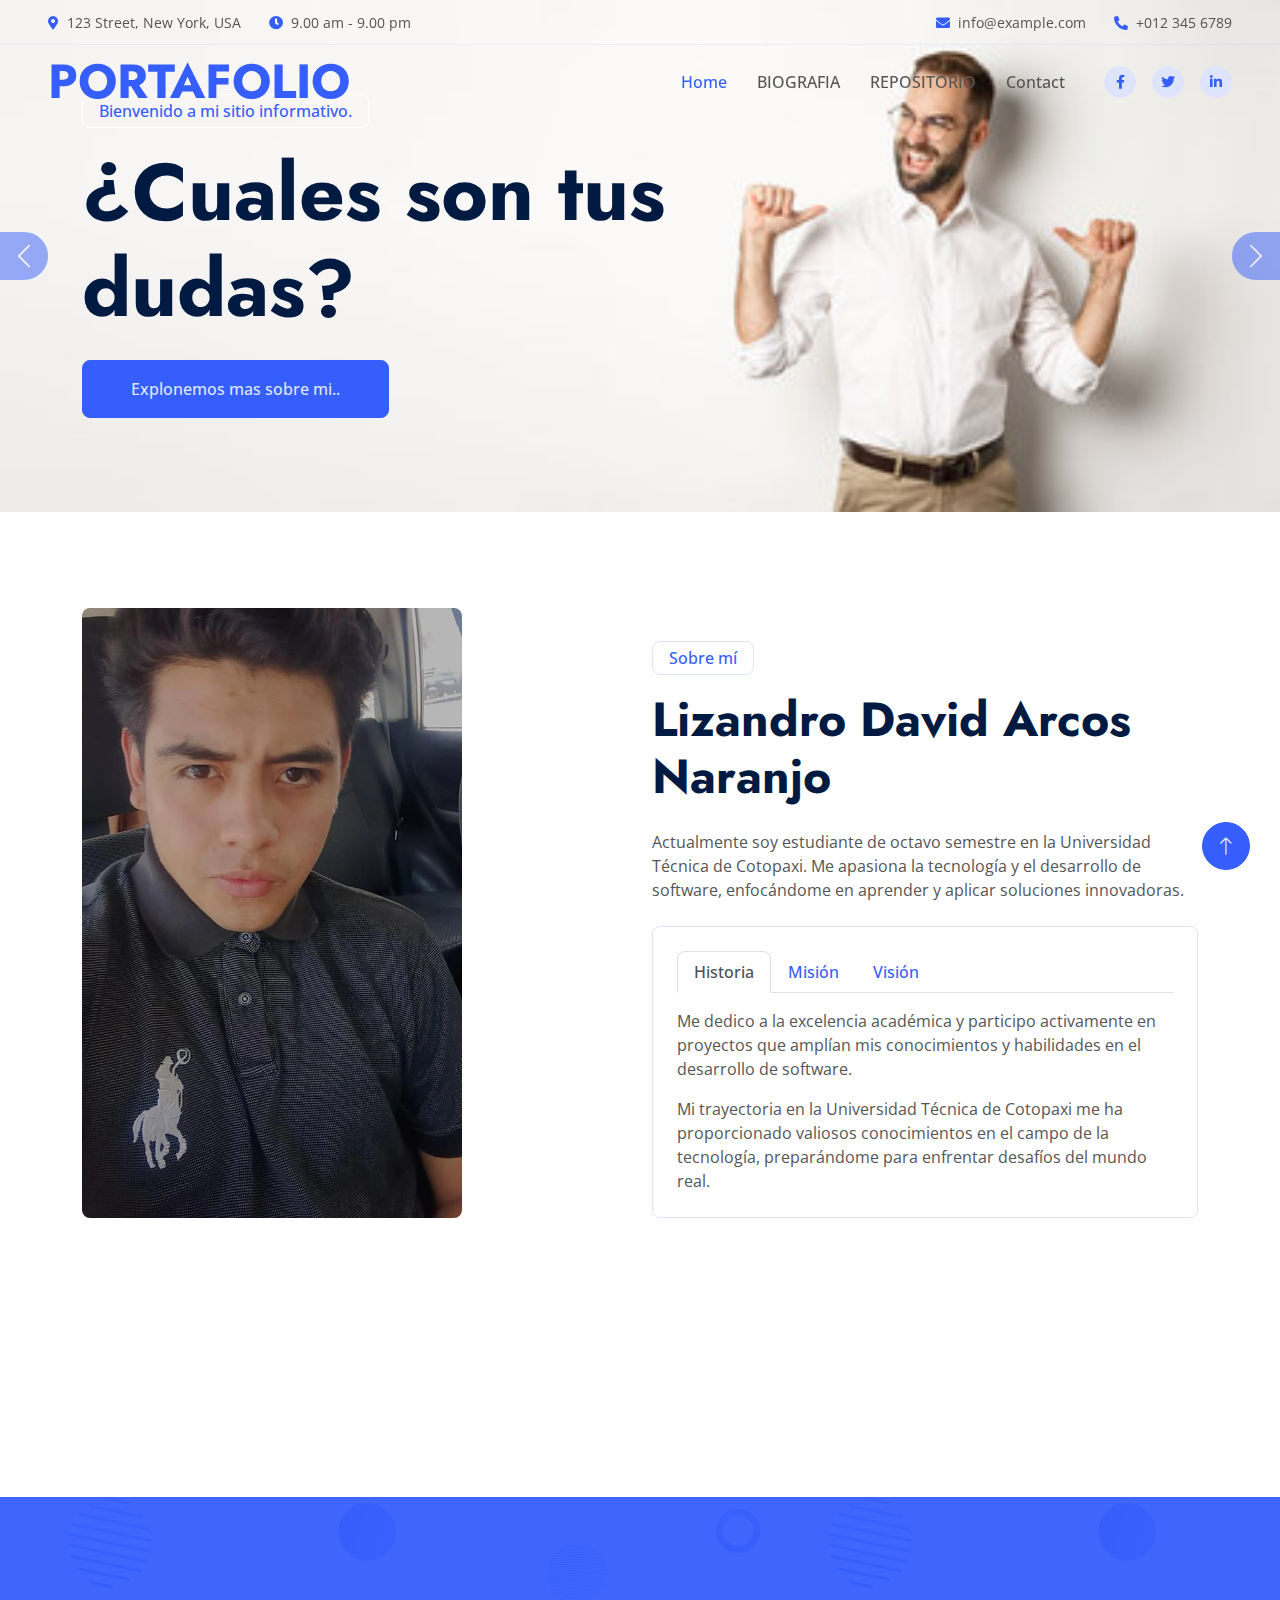
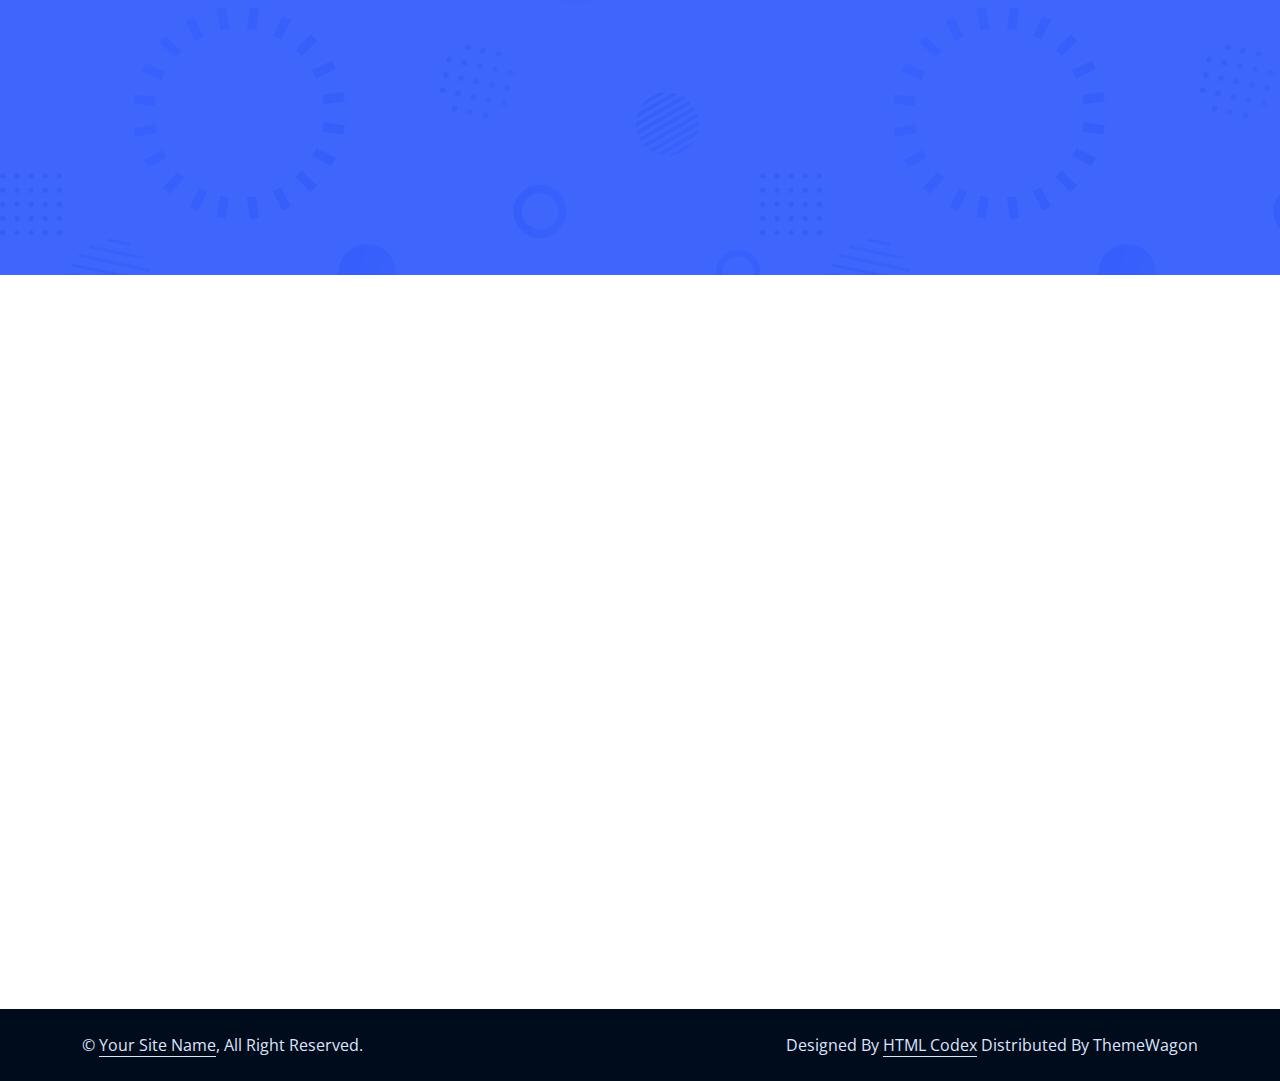
<file: index.html>
<!DOCTYPE html>
<html lang="en">

<head>
    <meta charset="utf-8">
    <title>Finanza - Financial Services Website Template</title>
    <meta content="width=device-width, initial-scale=1.0" name="viewport">
    <meta content="" name="keywords">
    <meta content="" name="description">

    <!-- Favicon -->
    <link href="img/favicon.ico" rel="icon">

    <!-- Google Web Fonts -->
    <link rel="preconnect" href="https://fonts.googleapis.com">
    <link rel="preconnect" href="https://fonts.gstatic.com" crossorigin>
    <link
        href="https://fonts.googleapis.com/css2?family=Jost:wght@500;600;700&family=Open+Sans:wght@400;500&display=swap"
        rel="stylesheet">

    <!-- Icon Font Stylesheet -->
    <link href="https://cdnjs.cloudflare.com/ajax/libs/font-awesome/5.10.0/css/all.min.css" rel="stylesheet">
    <link href="https://cdn.jsdelivr.net/npm/bootstrap-icons@1.4.1/font/bootstrap-icons.css" rel="stylesheet">

    <!-- Libraries Stylesheet -->
    <link href="lib/animate/animate.min.css" rel="stylesheet">
    <link href="lib/owlcarousel/assets/owl.carousel.min.css" rel="stylesheet">

    <!-- Customized Bootstrap Stylesheet -->
    <link href="css/bootstrap.min.css" rel="stylesheet">

    <!-- Template Stylesheet -->
    <link href="css/style.css" rel="stylesheet">
</head>

<body>
    <!-- Spinner Start -->
    <div id="spinner"
        class="show bg-white position-fixed translate-middle w-100 vh-100 top-50 start-50 d-flex align-items-center justify-content-center">
        <div class="spinner-border text-primary" role="status" style="width: 3rem; height: 3rem;"></div>
    </div>
    <!-- Spinner End -->


    <!-- Navbar Start -->
    <div class="container-fluid fixed-top px-0 wow fadeIn" data-wow-delay="0.1s">
        <div class="top-bar row gx-0 align-items-center d-none d-lg-flex">
            <div class="col-lg-6 px-5 text-start">
                <small><i class="fa fa-map-marker-alt text-primary me-2"></i>123 Street, New York, USA</small>
                <small class="ms-4"><i class="fa fa-clock text-primary me-2"></i>9.00 am - 9.00 pm</small>
            </div>
            <div class="col-lg-6 px-5 text-end">
                <small><i class="fa fa-envelope text-primary me-2"></i>info@example.com</small>
                <small class="ms-4"><i class="fa fa-phone-alt text-primary me-2"></i>+012 345 6789</small>
            </div>
        </div>

        <nav class="navbar navbar-expand-lg navbar-light py-lg-0 px-lg-5 wow fadeIn" data-wow-delay="0.1s">
            <a href="index.html" class="navbar-brand ms-4 ms-lg-0">
                <h1 class="display-5 text-primary m-0">PORTAFOLIO</h1>
            </a>
            <button type="button" class="navbar-toggler me-4" data-bs-toggle="collapse"
                data-bs-target="#navbarCollapse">
                <span class="navbar-toggler-icon"></span>
            </button>
            <div class="collapse navbar-collapse" id="navbarCollapse">
                <div class="navbar-nav ms-auto p-4 p-lg-0">
                    <a href="index.html" class="nav-item nav-link active">Home</a>
                    <a href="about.html" class="nav-item nav-link">BIOGRAFIA</a>
                    <a href="service.html" class="nav-item nav-link">REPOSITORIO</a>
                    
                    <a href="contact.html" class="nav-item nav-link">Contact</a>
                </div>
                <div class="d-none d-lg-flex ms-2">
                    <a class="btn btn-light btn-sm-square rounded-circle ms-3" href="">
                        <small class="fab fa-facebook-f text-primary"></small>
                    </a>
                    <a class="btn btn-light btn-sm-square rounded-circle ms-3" href="">
                        <small class="fab fa-twitter text-primary"></small>
                    </a>
                    <a class="btn btn-light btn-sm-square rounded-circle ms-3" href="">
                        <small class="fab fa-linkedin-in text-primary"></small>
                    </a>
                </div>
            </div>
        </nav>
    </div>
    <!-- Navbar End -->


    <!-- Carousel Start -->
    <div class="container-fluid p-0 mb-5 wow fadeIn" data-wow-delay="0.1s">
        <div id="header-carousel" class="carousel slide carousel-fade" data-bs-ride="carousel">
            <div class="carousel-inner">
                <div class="carousel-item active">
                    <img class="w-100" src="img/este.jpg" alt="Image">
                    <div class="carousel-caption">
                        <div class="container">
                            <div class="row justify-content-start">
                                <div class="col-lg-8">
                                    <p
                                        class="d-inline-block border border-white rounded text-primary fw-semi-bold py-1 px-3 animated slideInDown">
                                        Bienvenido a mi sitio informativo. </p>
                                    <h1 class="display-1 mb-4 animated slideInDown">¿Cuales son tus dudas?
                                    </h1>
                                    <a href="" class="btn btn-primary py-3 px-5 animated slideInDown">Explonemos mas sobre mi..</a>
                                </div>
                            </div>
                        </div>
                    </div>
                </div>
                <div class="carousel-item">
                    <img class="w-100" src="img/carousel-2.jpg" alt="Image">
                    <div class="carousel-caption">
                        <div class="container">
                            <div class="row justify-content-start">
                                <div class="col-lg-7">
                                    <p
                                        class="d-inline-block border border-white rounded text-primary fw-semi-bold py-1 px-3 animated slideInDown">
                                        Welcome to Finanza</p>
                                    <h1 class="display-1 mb-4 animated slideInDown">True Financial Support For You</h1>
                                    <a href="" class="btn btn-primary py-3 px-5 animated slideInDown">Explore More</a>
                                </div>
                            </div>
                        </div>
                    </div>
                </div>
            </div>
            <button class="carousel-control-prev" type="button" data-bs-target="#header-carousel" data-bs-slide="prev">
                <span class="carousel-control-prev-icon" aria-hidden="true"></span>
                <span class="visually-hidden">Previous</span>
            </button>
            <button class="carousel-control-next" type="button" data-bs-target="#header-carousel" data-bs-slide="next">
                <span class="carousel-control-next-icon" aria-hidden="true"></span>
                <span class="visually-hidden">Next</span>
            </button>
        </div>
    </div>
    <!-- Carousel End -->


    <!-- About Start -->
    <div class="container-xxl py-5">
        <div class="container">
            <div class="row g-4 align-items-end mb-4">
                <div class="col-lg-6 wow fadeInUp" data-wow-delay="0.1s">
                    <img class="img-fluid rounded" src="img/yo.png">
                </div>
                <div class="col-lg-6 wow fadeInUp" data-wow-delay="0.3s">
                    <p class="d-inline-block border rounded text-primary fw-semi-bold py-1 px-3">Sobre mí</p>
                    <h1 class="display-5 mb-4">Lizandro David Arcos Naranjo</h1>
                    <p class="mb-4">Actualmente soy estudiante de octavo semestre en la Universidad Técnica de Cotopaxi. Me apasiona la tecnología y el desarrollo de software, enfocándome en aprender y aplicar soluciones innovadoras.</p>
                    <div class="border rounded p-4">
                        <nav>
                            <div class="nav nav-tabs mb-3" id="nav-tab" role="tablist">
                                <button class="nav-link fw-semi-bold active" id="nav-story-tab" data-bs-toggle="tab"
                                    data-bs-target="#nav-story" type="button" role="tab" aria-controls="nav-story"
                                    aria-selected="true">Historia</button>
                                <button class="nav-link fw-semi-bold" id="nav-mission-tab" data-bs-toggle="tab"
                                    data-bs-target="#nav-mission" type="button" role="tab" aria-controls="nav-mission"
                                    aria-selected="false">Misión</button>
                                <button class="nav-link fw-semi-bold" id="nav-vision-tab" data-bs-toggle="tab"
                                    data-bs-target="#nav-vision" type="button" role="tab" aria-controls="nav-vision"
                                    aria-selected="false">Visión</button>
                            </div>
                        </nav>
                        <div class="tab-content" id="nav-tabContent">
                            <div class="tab-pane fade show active" id="nav-story" role="tabpanel"
                                aria-labelledby="nav-story-tab">
                                <p>Me dedico a la excelencia académica y participo activamente en proyectos que amplían mis conocimientos y habilidades en el desarrollo de software.</p>
                                <p class="mb-0">Mi trayectoria en la Universidad Técnica de Cotopaxi me ha proporcionado valiosos conocimientos en el campo de la tecnología, preparándome para enfrentar desafíos del mundo real.</p>
                            </div>
                            <div class="tab-pane fade" id="nav-mission" role="tabpanel"
                                aria-labelledby="nav-mission-tab">
                                <p>Mi misión es aprovechar mi formación académica y experiencia práctica para contribuir de manera significativa a la industria tecnológica, enfocándome en crear soluciones impactantes.</p>
                                <p class="mb-0">Me esfuerzo por aprender y innovar continuamente, superando límites para alcanzar la excelencia en cada proyecto que emprendo.</p>
                            </div>
                            <div class="tab-pane fade" id="nav-vision" role="tabpanel" aria-labelledby="nav-vision-tab">
                                <p>Mi visión es ser un líder en la comunidad tecnológica, impulsando cambios positivos a través de la innovación tecnológica y la colaboración.</p>
                                <p class="mb-0">Aspiro a inspirar y empoderar a otros con mis conocimientos y habilidades, fomentando una cultura de mejora continua y creatividad.</p>
                            </div>
                        </div>
                    </div>
                </div>
                
            </div>
            <div class="border rounded p-4 wow fadeInUp" data-wow-delay="0.1s">
                <div class="row g-4">
                    <div class="col-lg-4 wow fadeIn" data-wow-delay="0.1s">
                        <div class="h-100">
                            <div class="d-flex">
                                <div class="flex-shrink-0 btn-lg-square rounded-circle bg-primary">
                                    <i class="fa fa-music text-white"></i>
                                </div>
                                <div class="ps-3">
                                    <h4>Música</h4>
                                    <span>Disfruto explorando diferentes géneros musicales y tocando instrumentos.</span>
                                </div>
                                <div class="border-end d-none d-lg-block"></div>
                            </div>
                            <div class="border-bottom mt-4 d-block d-lg-none"></div>
                        </div>
                    </div>
                    <div class="col-lg-4 wow fadeIn" data-wow-delay="0.3s">
                        <div class="h-100">
                            <div class="d-flex">
                                <div class="flex-shrink-0 btn-lg-square rounded-circle bg-primary">
                                    <i class="fa fa-paint-brush text-white"></i>
                                </div>
                                <div class="ps-3">
                                    <h4>Arte</h4>
                                    <span>Me encanta expresar mi creatividad a través de la pintura y el dibujo.</span>
                                </div>
                                <div class="border-end d-none d-lg-block"></div>
                            </div>
                            <div class="border-bottom mt-4 d-block d-lg-none"></div>
                        </div>
                    </div>
                    <div class="col-lg-4 wow fadeIn" data-wow-delay="0.5s">
                        <div class="h-100">
                            <div class="d-flex">
                                <div class="flex-shrink-0 btn-lg-square rounded-circle bg-primary">
                                    <i class="fa fa-camera text-white"></i>
                                </div>
                                <div class="ps-3">
                                    <h4>Fotografía</h4>
                                    <span>Me apasiona capturar momentos especiales y explorar técnicas fotográficas.</span>
                                </div>
                            </div>
                        </div>
                    </div>
                </div>
            </div>
            
        </div>
    </div>
    <!-- About End -->


    <!-- Facts Start -->
    <div class="container-fluid facts my-5 py-5">
        <div class="container py-5">
            <div class="row g-5">
                <div class="col-sm-6 col-lg-3 text-center wow fadeIn" data-wow-delay="0.1s">
                    <i class="fa fa-users fa-3x text-white mb-3"></i>
                    <h1 class="display-4 text-white" data-toggle="counter-up">1234</h1>
                    <span class="fs-5 text-white">Happy Clients</span>
                    <hr class="bg-white w-25 mx-auto mb-0">
                </div>
                <div class="col-sm-6 col-lg-3 text-center wow fadeIn" data-wow-delay="0.3s">
                    <i class="fa fa-check fa-3x text-white mb-3"></i>
                    <h1 class="display-4 text-white" data-toggle="counter-up">1234</h1>
                    <span class="fs-5 text-white">Projects Completed</span>
                    <hr class="bg-white w-25 mx-auto mb-0">
                </div>
                <div class="col-sm-6 col-lg-3 text-center wow fadeIn" data-wow-delay="0.5s">
                    <i class="fa fa-users-cog fa-3x text-white mb-3"></i>
                    <h1 class="display-4 text-white" data-toggle="counter-up">1234</h1>
                    <span class="fs-5 text-white">Dedicated Staff</span>
                    <hr class="bg-white w-25 mx-auto mb-0">
                </div>
                <div class="col-sm-6 col-lg-3 text-center wow fadeIn" data-wow-delay="0.7s">
                    <i class="fa fa-award fa-3x text-white mb-3"></i>
                    <h1 class="display-4 text-white" data-toggle="counter-up">1234</h1>
                    <span class="fs-5 text-white">Awards Achieved</span>
                    <hr class="bg-white w-25 mx-auto mb-0">
                </div>
            </div>
        </div>
    </div>
    <!-- Facts End -->


<!-- Características Inicio -->
<div class="container-xxl feature py-5">
    <div class="container">
        <div class="row g-5 align-items-center">
            <div class="col-lg-6 wow fadeInUp" data-wow-delay="0.1s">
                <p class="d-inline-block border rounded text-primary fw-semi-bold py-1 px-3">Sobre Mí</p>
                <h1 class="display-5 mb-4">Descubre Más Sobre Mí</h1>
                <p class="mb-4">Soy un apasionado del deporte y de explorar nuevas atracciones. Disfruto mantenerme activo y descubrir lugares emocionantes y culturas diversas.</p>
                <a class="btn btn-primary py-3 px-5" href="#">Explorar Más</a>
            </div>
            <div class="col-lg-6">
                <div class="row g-4 align-items-center">
                    <div class="col-md-6">
                        <div class="row g-4">
                            <div class="col-12 wow fadeIn" data-wow-delay="0.3s">
                                <div class="feature-box border rounded p-4">
                                    <i class="fa fa-futbol fa-3x text-primary mb-3"></i>
                                    <h4 class="mb-3">Deportes</h4>
                                    <p class="mb-3">Me encanta jugar al fútbol y seguir las últimas noticias deportivas.</p>
                                    <a class="fw-semi-bold" href="#">Leer Más <i class="fa fa-arrow-right ms-1"></i></a>
                                </div>
                            </div>
                            <div class="col-12 wow fadeIn" data-wow-delay="0.5s">
                                <div class="feature-box border rounded p-4">
                                    <i class="fa fa-hiking fa-3x text-primary mb-3"></i>
                                    <h4 class="mb-3">Aventuras</h4>
                                    <p class="mb-3">Explorar nuevas atracciones y disfrutar del aire libre son parte de mis pasiones.</p>
                                    <a class="fw-semi-bold" href="#">Leer Más <i class="fa fa-arrow-right ms-1"></i></a>
                                </div>
                            </div>
                        </div>
                    </div>
                    <div class="col-md-6 wow fadeIn" data-wow-delay="0.7s">
                        <div class="feature-box border rounded p-4">
                            <i class="fa fa-camera fa-3x text-primary mb-3"></i>
                            <h4 class="mb-3">Fotografía</h4>
                            <p class="mb-3">Capturar momentos únicos y paisajes inspiradores es una de mis pasiones fotográficas.</p>
                            <a class="fw-semi-bold" href="#">Leer Más <i class="fa fa-arrow-right ms-1"></i></a>
                        </div>
                    </div>
                </div>
            </div>
        </div>
    </div>
</div>
<!-- Características Fin -->





   


    <!-- Copyright Start -->
    <div class="container-fluid copyright py-4">
        <div class="container">
            <div class="row">
                <div class="col-md-6 text-center text-md-start mb-3 mb-md-0">
                    &copy; <a class="border-bottom" href="#">Your Site Name</a>, All Right Reserved.
                </div>
                <div class="col-md-6 text-center text-md-end">
                    <!--/*** This template is free as long as you keep the footer author’s credit link/attribution link/backlink. If you'd like to use the template without the footer author’s credit link/attribution link/backlink, you can purchase the Credit Removal License from "https://htmlcodex.com/credit-removal". Thank you for your support. ***/-->
                    Designed By <a class="border-bottom" href="https://htmlcodex.com">HTML Codex</a> Distributed By <a
                    href="https://themewagon.com">ThemeWagon</a>
                </div>
            </div>
        </div>
    </div>
    <!-- Copyright End -->


    <!-- Back to Top -->
    <a href="#" class="btn btn-lg btn-primary btn-lg-square rounded-circle back-to-top"><i
            class="bi bi-arrow-up"></i></a>


    <!-- JavaScript Libraries -->
    <script src="https://code.jquery.com/jquery-3.4.1.min.js"></script>
    <script src="https://cdn.jsdelivr.net/npm/bootstrap@5.0.0/dist/js/bootstrap.bundle.min.js"></script>
    <script src="lib/wow/wow.min.js"></script>
    <script src="lib/easing/easing.min.js"></script>
    <script src="lib/waypoints/waypoints.min.js"></script>
    <script src="lib/owlcarousel/owl.carousel.min.js"></script>
    <script src="lib/counterup/counterup.min.js"></script>

    <!-- Template Javascript -->
    <script src="js/main.js"></script>
</body>

</html>
</file>
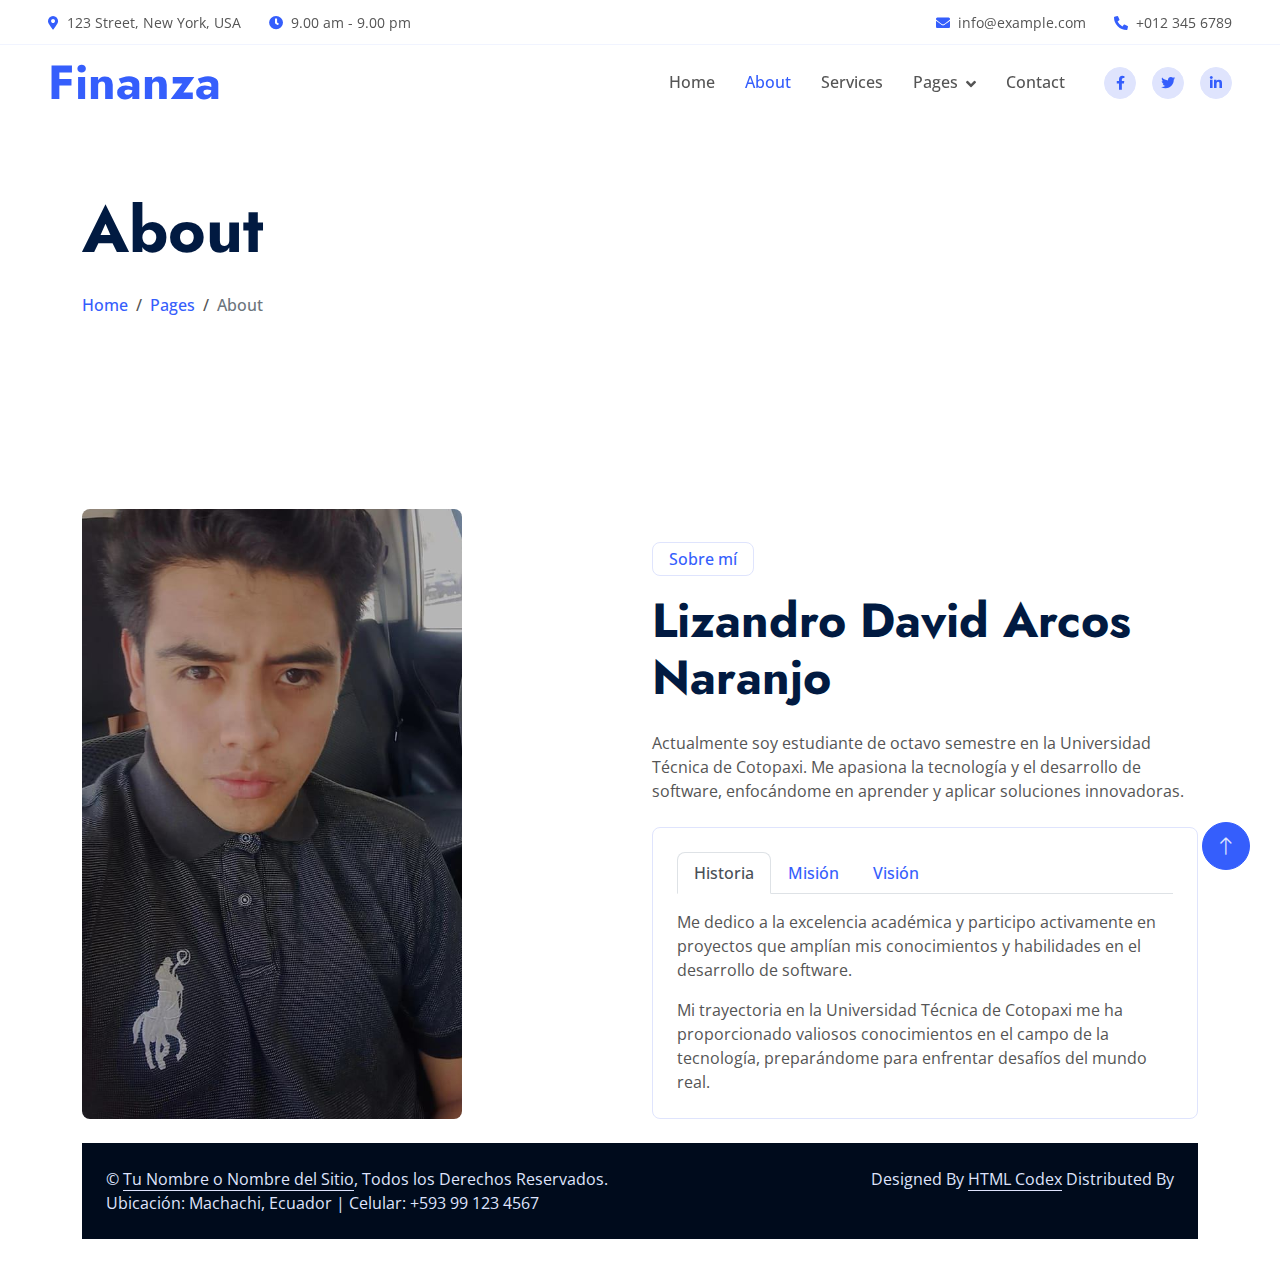
<file: about.html>
<!DOCTYPE html>
<html lang="en">

<head>
    <meta charset="utf-8">
    <title>Finanza - Financial Services Website Template</title>
    <meta content="width=device-width, initial-scale=1.0" name="viewport">
    <meta content="" name="keywords">
    <meta content="" name="description">

    <!-- Favicon -->
    <link href="img/favicon.ico" rel="icon">

    <!-- Google Web Fonts -->
    <link rel="preconnect" href="https://fonts.googleapis.com">
    <link rel="preconnect" href="https://fonts.gstatic.com" crossorigin>
    <link
        href="https://fonts.googleapis.com/css2?family=Jost:wght@500;600;700&family=Open+Sans:wght@400;500&display=swap"
        rel="stylesheet">

    <!-- Icon Font Stylesheet -->
    <link href="https://cdnjs.cloudflare.com/ajax/libs/font-awesome/5.10.0/css/all.min.css" rel="stylesheet">
    <link href="https://cdn.jsdelivr.net/npm/bootstrap-icons@1.4.1/font/bootstrap-icons.css" rel="stylesheet">

    <!-- Libraries Stylesheet -->
    <link href="lib/animate/animate.min.css" rel="stylesheet">
    <link href="lib/owlcarousel/assets/owl.carousel.min.css" rel="stylesheet">

    <!-- Customized Bootstrap Stylesheet -->
    <link href="css/bootstrap.min.css" rel="stylesheet">

    <!-- Template Stylesheet -->
    <link href="css/style.css" rel="stylesheet">
</head>

<body>
    <!-- Spinner Start -->
    <div id="spinner"
        class="show bg-white position-fixed translate-middle w-100 vh-100 top-50 start-50 d-flex align-items-center justify-content-center">
        <div class="spinner-border text-primary" role="status" style="width: 3rem; height: 3rem;"></div>
    </div>
    <!-- Spinner End -->


    <!-- Navbar Start -->
    <div class="container-fluid fixed-top px-0 wow fadeIn" data-wow-delay="0.1s">
        <div class="top-bar row gx-0 align-items-center d-none d-lg-flex">
            <div class="col-lg-6 px-5 text-start">
                <small><i class="fa fa-map-marker-alt text-primary me-2"></i>123 Street, New York, USA</small>
                <small class="ms-4"><i class="fa fa-clock text-primary me-2"></i>9.00 am - 9.00 pm</small>
            </div>
            <div class="col-lg-6 px-5 text-end">
                <small><i class="fa fa-envelope text-primary me-2"></i>info@example.com</small>
                <small class="ms-4"><i class="fa fa-phone-alt text-primary me-2"></i>+012 345 6789</small>
            </div>
        </div>

        <nav class="navbar navbar-expand-lg navbar-light py-lg-0 px-lg-5 wow fadeIn" data-wow-delay="0.1s">
            <a href="index.html" class="navbar-brand ms-4 ms-lg-0">
                <h1 class="display-5 text-primary m-0">Finanza</h1>
            </a>
            <button type="button" class="navbar-toggler me-4" data-bs-toggle="collapse"
                data-bs-target="#navbarCollapse">
                <span class="navbar-toggler-icon"></span>
            </button>
            <div class="collapse navbar-collapse" id="navbarCollapse">
                <div class="navbar-nav ms-auto p-4 p-lg-0">
                    <a href="index.html" class="nav-item nav-link">Home</a>
                    <a href="about.html" class="nav-item nav-link active">About</a>
                    <a href="service.html" class="nav-item nav-link">Services</a>
                    <div class="nav-item dropdown">
                        <a href="#" class="nav-link dropdown-toggle" data-bs-toggle="dropdown">Pages</a>
                        <div class="dropdown-menu border-light m-0">
                            <a href="project.html" class="dropdown-item">Projects</a>
                            <a href="feature.html" class="dropdown-item">Features</a>
                            <a href="team.html" class="dropdown-item">Team Member</a>
                            <a href="testimonial.html" class="dropdown-item">Testimonial</a>
                            <a href="404.html" class="dropdown-item">404 Page</a>
                        </div>
                    </div>
                    <a href="contact.html" class="nav-item nav-link">Contact</a>
                </div>
                <div class="d-none d-lg-flex ms-2">
                    <a class="btn btn-light btn-sm-square rounded-circle ms-3" href="">
                        <small class="fab fa-facebook-f text-primary"></small>
                    </a>
                    <a class="btn btn-light btn-sm-square rounded-circle ms-3" href="">
                        <small class="fab fa-twitter text-primary"></small>
                    </a>
                    <a class="btn btn-light btn-sm-square rounded-circle ms-3" href="">
                        <small class="fab fa-linkedin-in text-primary"></small>
                    </a>
                </div>
            </div>
        </nav>
    </div>
    <!-- Navbar End -->


    <!-- Page Header Start -->
    <div class="container-fluid page-header mb-5 wow fadeIn" data-wow-delay="0.1s">
        <div class="container">
            <h1 class="display-3 mb-4 animated slideInDown">About</h1>
            <nav aria-label="breadcrumb animated slideInDown">
                <ol class="breadcrumb mb-0">
                    <li class="breadcrumb-item"><a href="#">Home</a></li>
                    <li class="breadcrumb-item"><a href="#">Pages</a></li>
                    <li class="breadcrumb-item active" aria-current="page">About</li>
                </ol>
            </nav>
        </div>
    </div>
    
    <!-- Page Header End -->


    <!-- About Start -->
    <div class="container-xxl py-5">
        <div class="container">
            <div class="row g-4 align-items-end mb-4">
                <div class="col-lg-6 wow fadeInUp" data-wow-delay="0.1s">
                    <img class="img-fluid rounded" src="img/yo.png">
                </div>
                <div class="col-lg-6 wow fadeInUp" data-wow-delay="0.3s">
                    <p class="d-inline-block border rounded text-primary fw-semi-bold py-1 px-3">Sobre mí</p>
                    <h1 class="display-5 mb-4">Lizandro David Arcos Naranjo</h1>
                    <p class="mb-4">Actualmente soy estudiante de octavo semestre en la Universidad Técnica de Cotopaxi. Me apasiona la tecnología y el desarrollo de software, enfocándome en aprender y aplicar soluciones innovadoras.</p>
                    <div class="border rounded p-4">
                        <nav>
                            <div class="nav nav-tabs mb-3" id="nav-tab" role="tablist">
                                <button class="nav-link fw-semi-bold active" id="nav-story-tab" data-bs-toggle="tab"
                                    data-bs-target="#nav-story" type="button" role="tab" aria-controls="nav-story"
                                    aria-selected="true">Historia</button>
                                <button class="nav-link fw-semi-bold" id="nav-mission-tab" data-bs-toggle="tab"
                                    data-bs-target="#nav-mission" type="button" role="tab" aria-controls="nav-mission"
                                    aria-selected="false">Misión</button>
                                <button class="nav-link fw-semi-bold" id="nav-vision-tab" data-bs-toggle="tab"
                                    data-bs-target="#nav-vision" type="button" role="tab" aria-controls="nav-vision"
                                    aria-selected="false">Visión</button>
                            </div>
                        </nav>
                        <div class="tab-content" id="nav-tabContent">
                            <div class="tab-pane fade show active" id="nav-story" role="tabpanel"
                                aria-labelledby="nav-story-tab">
                                <p>Me dedico a la excelencia académica y participo activamente en proyectos que amplían mis conocimientos y habilidades en el desarrollo de software.</p>
                                <p class="mb-0">Mi trayectoria en la Universidad Técnica de Cotopaxi me ha proporcionado valiosos conocimientos en el campo de la tecnología, preparándome para enfrentar desafíos del mundo real.</p>
                            </div>
                            <div class="tab-pane fade" id="nav-mission" role="tabpanel"
                                aria-labelledby="nav-mission-tab">
                                <p>Mi misión es aprovechar mi formación académica y experiencia práctica para contribuir de manera significativa a la industria tecnológica, enfocándome en crear soluciones impactantes.</p>
                                <p class="mb-0">Me esfuerzo por aprender y innovar continuamente, superando límites para alcanzar la excelencia en cada proyecto que emprendo.</p>
                            </div>
                            <div class="tab-pane fade" id="nav-vision" role="tabpanel" aria-labelledby="nav-vision-tab">
                                <p>Mi visión es ser un líder en la comunidad tecnológica, impulsando cambios positivos a través de la innovación tecnológica y la colaboración.</p>
                                <p class="mb-0">Aspiro a inspirar y empoderar a otros con mis conocimientos y habilidades, fomentando una cultura de mejora continua y creatividad.</p>
                            </div>
                        </div>
                    </div>
                </div>
                
            </div>
            

    <!-- Copyright Start -->
    <div class="container-fluid copyright py-4">
        <div class="container">
            <div class="row">
                <div class="col-md-6 text-center text-md-start mb-3 mb-md-0">
                    &copy; <a class="border-bottom" href="#">Tu Nombre o Nombre del Sitio</a>, Todos los Derechos Reservados.
                    <br>Ubicación: Machachi, Ecuador | Celular: +593 99 123 4567
                </div>
                <div class="col-md-6 text-center text-md-end">
                    <!--/*** This template is free as long as you keep the footer author’s credit link/attribution link/backlink. If you'd like to use the template without the footer author’s credit link/attribution link/backlink, you can purchase the Credit Removal License from "https://htmlcodex.com/credit-removal". Thank you for your support. ***/-->
                    Designed By <a class="border-bottom" href="https://htmlcodex.com">HTML Codex</a> Distributed By <a
                        href="https://themewagon.com"></a>
                </div>
            </div>
        </div>
    </div>
    
    <!-- Copyright End -->


    <!-- Back to Top -->
    <a href="#" class="btn btn-lg btn-primary btn-lg-square rounded-circle back-to-top"><i
            class="bi bi-arrow-up"></i></a>


    <!-- JavaScript Libraries -->
    <script src="https://code.jquery.com/jquery-3.4.1.min.js"></script>
    <script src="https://cdn.jsdelivr.net/npm/bootstrap@5.0.0/dist/js/bootstrap.bundle.min.js"></script>
    <script src="lib/wow/wow.min.js"></script>
    <script src="lib/easing/easing.min.js"></script>
    <script src="lib/waypoints/waypoints.min.js"></script>
    <script src="lib/owlcarousel/owl.carousel.min.js"></script>
    <script src="lib/counterup/counterup.min.js"></script>

    <!-- Template Javascript -->
    <script src="js/main.js"></script>
</body>

</html>
</file>
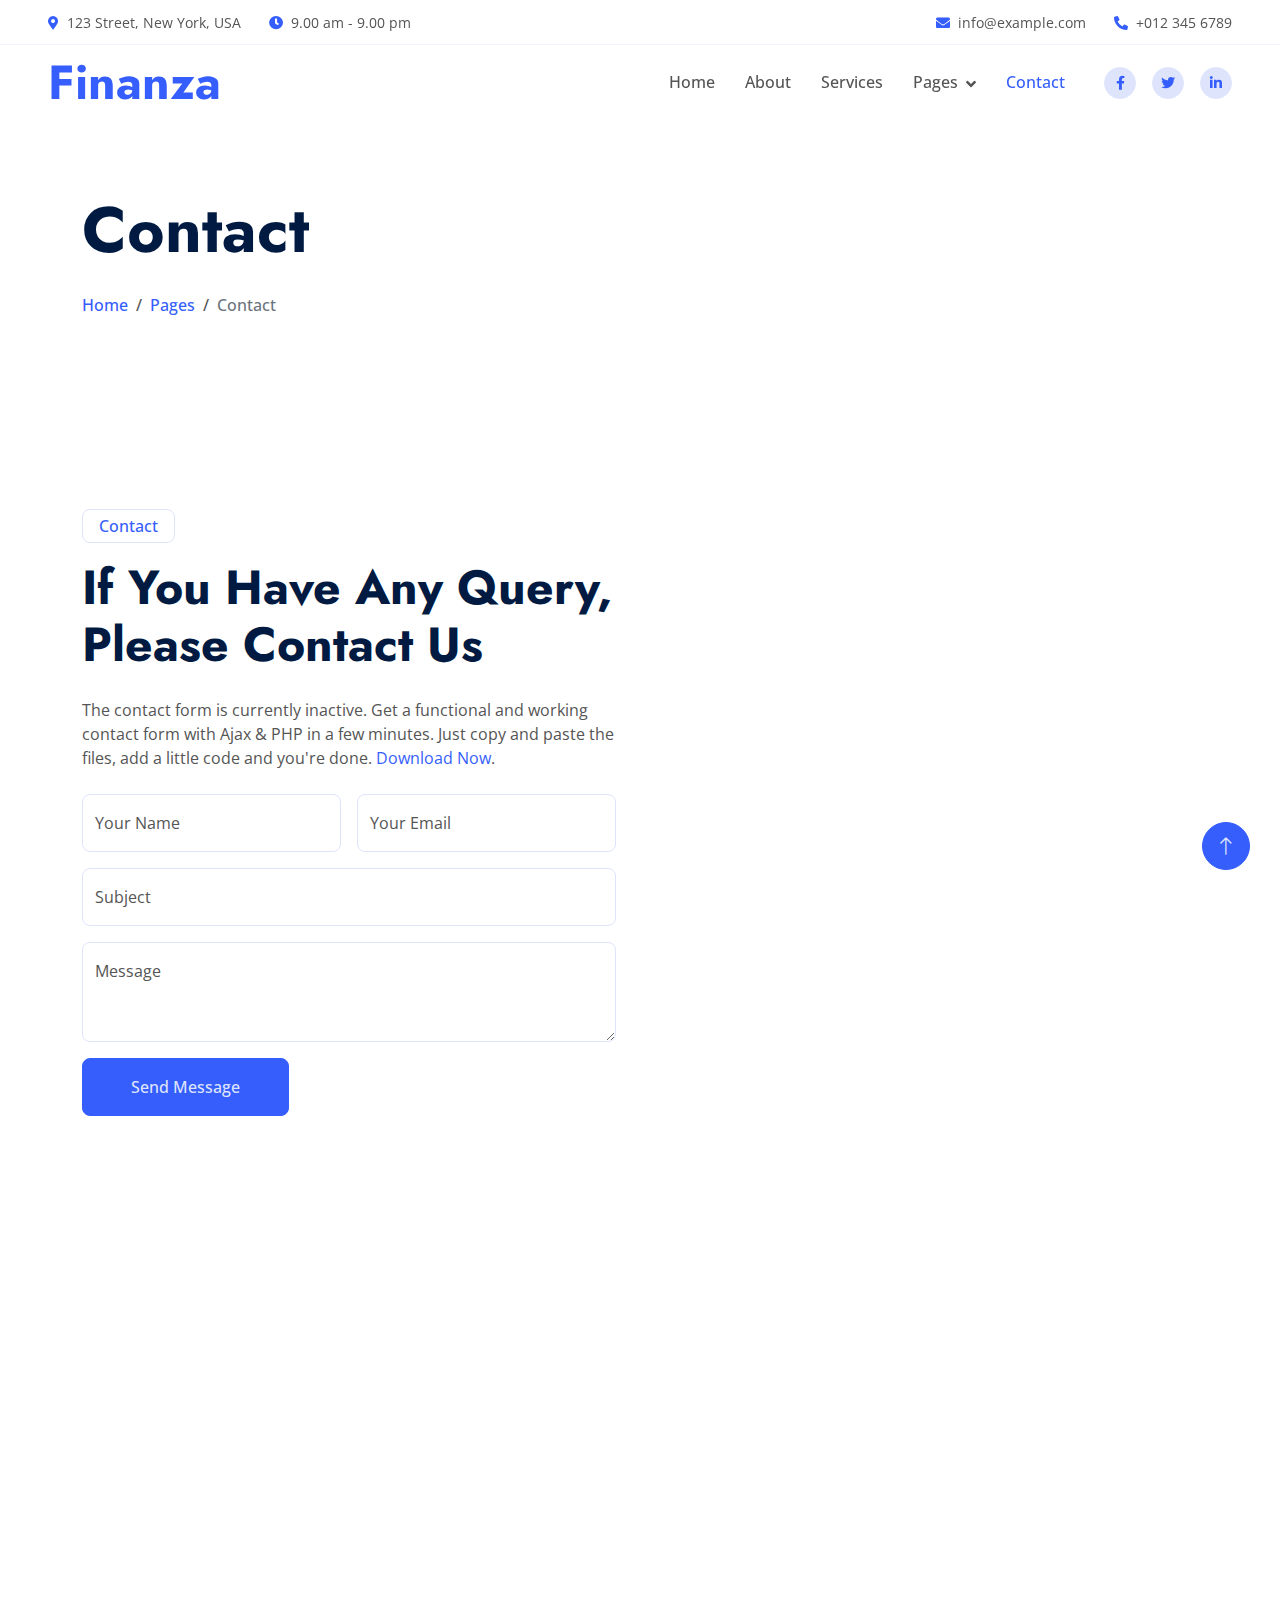
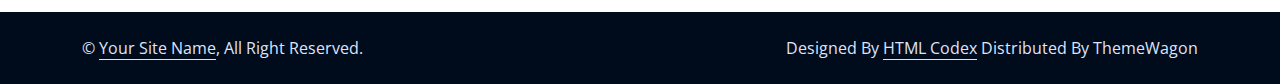
<file: contact.html>
<!DOCTYPE html>
<html lang="en">

<head>
    <meta charset="utf-8">
    <title>Finanza - Financial Services Website Template</title>
    <meta content="width=device-width, initial-scale=1.0" name="viewport">
    <meta content="" name="keywords">
    <meta content="" name="description">

    <!-- Favicon -->
    <link href="img/favicon.ico" rel="icon">

    <!-- Google Web Fonts -->
    <link rel="preconnect" href="https://fonts.googleapis.com">
    <link rel="preconnect" href="https://fonts.gstatic.com" crossorigin>
    <link
        href="https://fonts.googleapis.com/css2?family=Jost:wght@500;600;700&family=Open+Sans:wght@400;500&display=swap"
        rel="stylesheet">

    <!-- Icon Font Stylesheet -->
    <link href="https://cdnjs.cloudflare.com/ajax/libs/font-awesome/5.10.0/css/all.min.css" rel="stylesheet">
    <link href="https://cdn.jsdelivr.net/npm/bootstrap-icons@1.4.1/font/bootstrap-icons.css" rel="stylesheet">

    <!-- Libraries Stylesheet -->
    <link href="lib/animate/animate.min.css" rel="stylesheet">
    <link href="lib/owlcarousel/assets/owl.carousel.min.css" rel="stylesheet">

    <!-- Customized Bootstrap Stylesheet -->
    <link href="css/bootstrap.min.css" rel="stylesheet">

    <!-- Template Stylesheet -->
    <link href="css/style.css" rel="stylesheet">
</head>

<body>
    <!-- Spinner Start -->
    <div id="spinner"
        class="show bg-white position-fixed translate-middle w-100 vh-100 top-50 start-50 d-flex align-items-center justify-content-center">
        <div class="spinner-border text-primary" role="status" style="width: 3rem; height: 3rem;"></div>
    </div>
    <!-- Spinner End -->


    <!-- Navbar Start -->
    <div class="container-fluid fixed-top px-0 wow fadeIn" data-wow-delay="0.1s">
        <div class="top-bar row gx-0 align-items-center d-none d-lg-flex">
            <div class="col-lg-6 px-5 text-start">
                <small><i class="fa fa-map-marker-alt text-primary me-2"></i>123 Street, New York, USA</small>
                <small class="ms-4"><i class="fa fa-clock text-primary me-2"></i>9.00 am - 9.00 pm</small>
            </div>
            <div class="col-lg-6 px-5 text-end">
                <small><i class="fa fa-envelope text-primary me-2"></i>info@example.com</small>
                <small class="ms-4"><i class="fa fa-phone-alt text-primary me-2"></i>+012 345 6789</small>
            </div>
        </div>

        <nav class="navbar navbar-expand-lg navbar-light py-lg-0 px-lg-5 wow fadeIn" data-wow-delay="0.1s">
            <a href="index.html" class="navbar-brand ms-4 ms-lg-0">
                <h1 class="display-5 text-primary m-0">Finanza</h1>
            </a>
            <button type="button" class="navbar-toggler me-4" data-bs-toggle="collapse"
                data-bs-target="#navbarCollapse">
                <span class="navbar-toggler-icon"></span>
            </button>
            <div class="collapse navbar-collapse" id="navbarCollapse">
                <div class="navbar-nav ms-auto p-4 p-lg-0">
                    <a href="index.html" class="nav-item nav-link">Home</a>
                    <a href="about.html" class="nav-item nav-link">About</a>
                    <a href="service.html" class="nav-item nav-link">Services</a>
                    <div class="nav-item dropdown">
                        <a href="#" class="nav-link dropdown-toggle" data-bs-toggle="dropdown">Pages</a>
                        <div class="dropdown-menu border-light m-0">
                            <a href="project.html" class="dropdown-item">Projects</a>
                            <a href="feature.html" class="dropdown-item">Features</a>
                            <a href="team.html" class="dropdown-item">Team Member</a>
                            <a href="testimonial.html" class="dropdown-item">Testimonial</a>
                            <a href="404.html" class="dropdown-item">404 Page</a>
                        </div>
                    </div>
                    <a href="contact.html" class="nav-item nav-link active">Contact</a>
                </div>
                <div class="d-none d-lg-flex ms-2">
                    <a class="btn btn-light btn-sm-square rounded-circle ms-3" href="">
                        <small class="fab fa-facebook-f text-primary"></small>
                    </a>
                    <a class="btn btn-light btn-sm-square rounded-circle ms-3" href="">
                        <small class="fab fa-twitter text-primary"></small>
                    </a>
                    <a class="btn btn-light btn-sm-square rounded-circle ms-3" href="">
                        <small class="fab fa-linkedin-in text-primary"></small>
                    </a>
                </div>
            </div>
        </nav>
    </div>
    <!-- Navbar End -->


    <!-- Page Header Start -->
    <div class="container-fluid page-header mb-5 wow fadeIn" data-wow-delay="0.1s">
        <div class="container">
            <h1 class="display-3 mb-4 animated slideInDown">Contact</h1>
            <nav aria-label="breadcrumb animated slideInDown">
                <ol class="breadcrumb mb-0">
                    <li class="breadcrumb-item"><a href="#">Home</a></li>
                    <li class="breadcrumb-item"><a href="#">Pages</a></li>
                    <li class="breadcrumb-item active" aria-current="page">Contact</li>
                </ol>
            </nav>
        </div>
    </div>
    <!-- Page Header End -->


    <!-- Contact Start -->
    <div class="container-xxl py-5">
        <div class="container">
            <div class="row g-5">
                <div class="col-lg-6 wow fadeIn" data-wow-delay="0.1s">
                    <p class="d-inline-block border rounded text-primary fw-semi-bold py-1 px-3">Contact</p>
                    <h1 class="display-5 mb-4">If You Have Any Query, Please Contact Us</h1>
                    <p class="mb-4">The contact form is currently inactive. Get a functional and working contact form
                        with Ajax & PHP in a few minutes. Just copy and paste the files, add a little code and you're
                        done. <a href="https://htmlcodex.com/contact-form">Download Now</a>.</p>
                    <form>
                        <div class="row g-3">
                            <div class="col-md-6">
                                <div class="form-floating">
                                    <input type="text" class="form-control" id="name" placeholder="Your Name">
                                    <label for="name">Your Name</label>
                                </div>
                            </div>
                            <div class="col-md-6">
                                <div class="form-floating">
                                    <input type="email" class="form-control" id="email" placeholder="Your Email">
                                    <label for="email">Your Email</label>
                                </div>
                            </div>
                            <div class="col-12">
                                <div class="form-floating">
                                    <input type="text" class="form-control" id="subject" placeholder="Subject">
                                    <label for="subject">Subject</label>
                                </div>
                            </div>
                            <div class="col-12">
                                <div class="form-floating">
                                    <textarea class="form-control" placeholder="Leave a message here" id="message"
                                        style="height: 100px"></textarea>
                                    <label for="message">Message</label>
                                </div>
                            </div>
                            <div class="col-12">
                                <button class="btn btn-primary py-3 px-5" type="submit">Send Message</button>
                            </div>
                        </div>
                    </form>
                </div>
                <div class="col-lg-6 wow fadeIn" data-wow-delay="0.5s" style="min-height: 450px;">
                    <div class="position-relative rounded overflow-hidden h-100">
                        <iframe class="position-relative w-100 h-100"
                            src="https://www.google.com/maps/embed?pb=!1m18!1m12!1m3!1d3001156.4288297426!2d-78.01371936852176!3d42.72876761954724!2m3!1f0!2f0!3f0!3m2!1i1024!2i768!4f13.1!3m3!1m2!1s0x4ccc4bf0f123a5a9%3A0xddcfc6c1de189567!2sNew%20York%2C%20USA!5e0!3m2!1sen!2sbd!4v1603794290143!5m2!1sen!2sbd"
                            frameborder="0" style="min-height: 450px; border:0;" allowfullscreen="" aria-hidden="false"
                            tabindex="0"></iframe>
                    </div>
                </div>
            </div>
        </div>
    </div>
    <!-- Contact End -->


    <!-- Footer Start -->
    <div class="container-fluid bg-dark text-light footer mt-5 py-5 wow fadeIn" data-wow-delay="0.1s">
        <div class="container py-5">
            <div class="row g-5">
                <div class="col-lg-3 col-md-6">
                    <h4 class="text-white mb-4">Our Office</h4>
                    <p class="mb-2"><i class="fa fa-map-marker-alt me-3"></i>123 Street, New York, USA</p>
                    <p class="mb-2"><i class="fa fa-phone-alt me-3"></i>+012 345 67890</p>
                    <p class="mb-2"><i class="fa fa-envelope me-3"></i>info@example.com</p>
                    <div class="d-flex pt-2">
                        <a class="btn btn-square btn-outline-light rounded-circle me-2" href=""><i
                                class="fab fa-twitter"></i></a>
                        <a class="btn btn-square btn-outline-light rounded-circle me-2" href=""><i
                                class="fab fa-facebook-f"></i></a>
                        <a class="btn btn-square btn-outline-light rounded-circle me-2" href=""><i
                                class="fab fa-youtube"></i></a>
                        <a class="btn btn-square btn-outline-light rounded-circle me-2" href=""><i
                                class="fab fa-linkedin-in"></i></a>
                    </div>
                </div>
                <div class="col-lg-3 col-md-6">
                    <h4 class="text-white mb-4">Services</h4>
                    <a class="btn btn-link" href="">Financial Planning</a>
                    <a class="btn btn-link" href="">Cash Investment</a>
                    <a class="btn btn-link" href="">Financial Consultancy</a>
                    <a class="btn btn-link" href="">Business Loans</a>
                    <a class="btn btn-link" href="">Business Analysis</a>
                </div>
                <div class="col-lg-3 col-md-6">
                    <h4 class="text-white mb-4">Quick Links</h4>
                    <a class="btn btn-link" href="">About Us</a>
                    <a class="btn btn-link" href="">Contact Us</a>
                    <a class="btn btn-link" href="">Our Services</a>
                    <a class="btn btn-link" href="">Terms & Condition</a>
                    <a class="btn btn-link" href="">Support</a>
                </div>
                <div class="col-lg-3 col-md-6">
                    <h4 class="text-white mb-4">Newsletter</h4>
                    <p>Dolor amet sit justo amet elitr clita ipsum elitr est.</p>
                    <div class="position-relative w-100">
                        <input class="form-control bg-white border-0 w-100 py-3 ps-4 pe-5" type="text"
                            placeholder="Your email">
                        <button type="button"
                            class="btn btn-primary py-2 position-absolute top-0 end-0 mt-2 me-2">SignUp</button>
                    </div>
                </div>
            </div>
        </div>
    </div>
    <!-- Footer End -->


    <!-- Copyright Start -->
    <div class="container-fluid copyright py-4">
        <div class="container">
            <div class="row">
                <div class="col-md-6 text-center text-md-start mb-3 mb-md-0">
                    &copy; <a class="border-bottom" href="#">Your Site Name</a>, All Right Reserved.
                </div>
                <div class="col-md-6 text-center text-md-end">
                    <!--/*** This template is free as long as you keep the footer author’s credit link/attribution link/backlink. If you'd like to use the template without the footer author’s credit link/attribution link/backlink, you can purchase the Credit Removal License from "https://htmlcodex.com/credit-removal". Thank you for your support. ***/-->
                    Designed By <a class="border-bottom" href="https://htmlcodex.com">HTML Codex</a> Distributed By <a
                        href="https://themewagon.com">ThemeWagon</a>
                </div>
            </div>
        </div>
    </div>
    <!-- Copyright End -->


    <!-- Back to Top -->
    <a href="#" class="btn btn-lg btn-primary btn-lg-square rounded-circle back-to-top"><i
            class="bi bi-arrow-up"></i></a>


    <!-- JavaScript Libraries -->
    <script src="https://code.jquery.com/jquery-3.4.1.min.js"></script>
    <script src="https://cdn.jsdelivr.net/npm/bootstrap@5.0.0/dist/js/bootstrap.bundle.min.js"></script>
    <script src="lib/wow/wow.min.js"></script>
    <script src="lib/easing/easing.min.js"></script>
    <script src="lib/waypoints/waypoints.min.js"></script>
    <script src="lib/owlcarousel/owl.carousel.min.js"></script>
    <script src="lib/counterup/counterup.min.js"></script>

    <!-- Template Javascript -->
    <script src="js/main.js"></script>
</body>

</html>
</file>
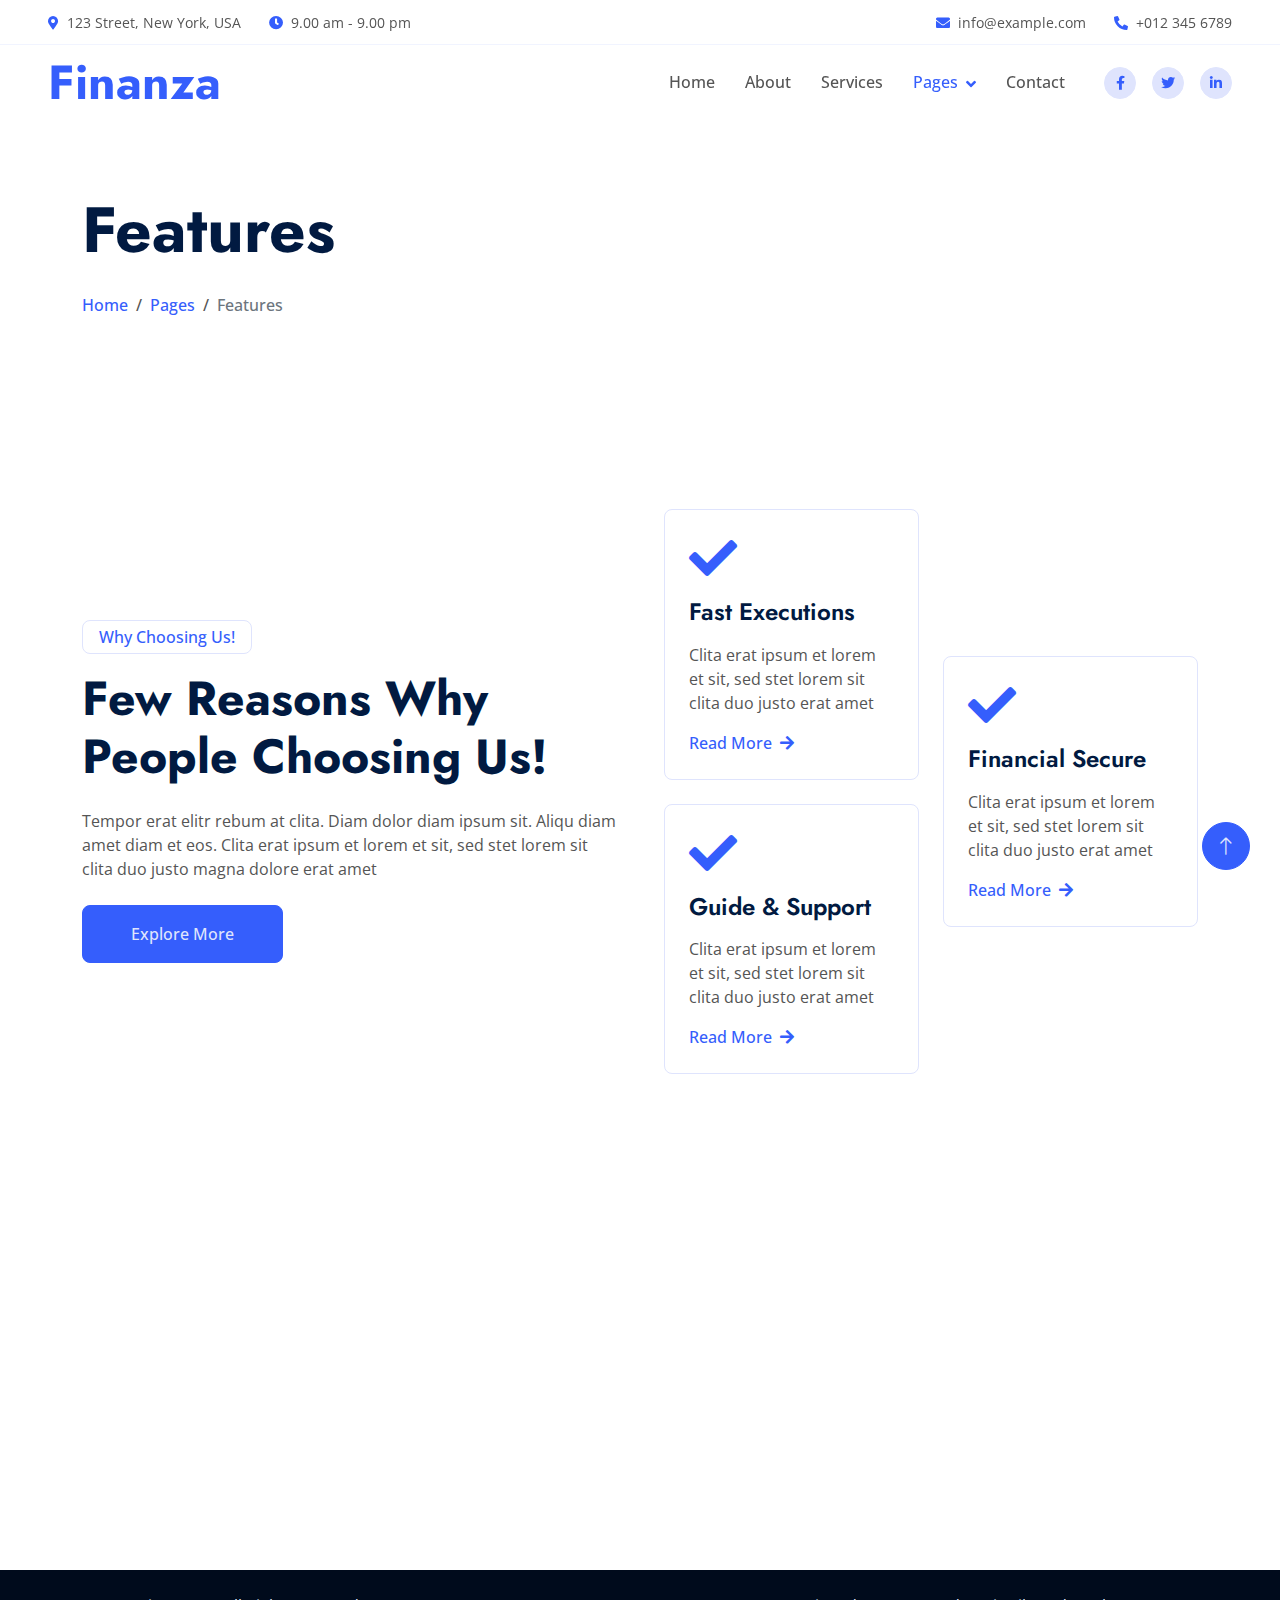
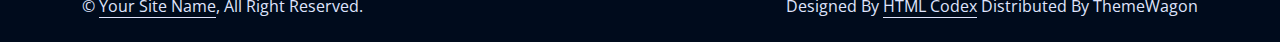
<file: feature.html>
<!DOCTYPE html>
<html lang="en">

<head>
    <meta charset="utf-8">
    <title>Finanza - Financial Services Website Template</title>
    <meta content="width=device-width, initial-scale=1.0" name="viewport">
    <meta content="" name="keywords">
    <meta content="" name="description">

    <!-- Favicon -->
    <link href="img/favicon.ico" rel="icon">

    <!-- Google Web Fonts -->
    <link rel="preconnect" href="https://fonts.googleapis.com">
    <link rel="preconnect" href="https://fonts.gstatic.com" crossorigin>
    <link
        href="https://fonts.googleapis.com/css2?family=Jost:wght@500;600;700&family=Open+Sans:wght@400;500&display=swap"
        rel="stylesheet">

    <!-- Icon Font Stylesheet -->
    <link href="https://cdnjs.cloudflare.com/ajax/libs/font-awesome/5.10.0/css/all.min.css" rel="stylesheet">
    <link href="https://cdn.jsdelivr.net/npm/bootstrap-icons@1.4.1/font/bootstrap-icons.css" rel="stylesheet">

    <!-- Libraries Stylesheet -->
    <link href="lib/animate/animate.min.css" rel="stylesheet">
    <link href="lib/owlcarousel/assets/owl.carousel.min.css" rel="stylesheet">

    <!-- Customized Bootstrap Stylesheet -->
    <link href="css/bootstrap.min.css" rel="stylesheet">

    <!-- Template Stylesheet -->
    <link href="css/style.css" rel="stylesheet">
</head>

<body>
    <!-- Spinner Start -->
    <div id="spinner"
        class="show bg-white position-fixed translate-middle w-100 vh-100 top-50 start-50 d-flex align-items-center justify-content-center">
        <div class="spinner-border text-primary" role="status" style="width: 3rem; height: 3rem;"></div>
    </div>
    <!-- Spinner End -->


    <!-- Navbar Start -->
    <div class="container-fluid fixed-top px-0 wow fadeIn" data-wow-delay="0.1s">
        <div class="top-bar row gx-0 align-items-center d-none d-lg-flex">
            <div class="col-lg-6 px-5 text-start">
                <small><i class="fa fa-map-marker-alt text-primary me-2"></i>123 Street, New York, USA</small>
                <small class="ms-4"><i class="fa fa-clock text-primary me-2"></i>9.00 am - 9.00 pm</small>
            </div>
            <div class="col-lg-6 px-5 text-end">
                <small><i class="fa fa-envelope text-primary me-2"></i>info@example.com</small>
                <small class="ms-4"><i class="fa fa-phone-alt text-primary me-2"></i>+012 345 6789</small>
            </div>
        </div>

        <nav class="navbar navbar-expand-lg navbar-light py-lg-0 px-lg-5 wow fadeIn" data-wow-delay="0.1s">
            <a href="index.html" class="navbar-brand ms-4 ms-lg-0">
                <h1 class="display-5 text-primary m-0">Finanza</h1>
            </a>
            <button type="button" class="navbar-toggler me-4" data-bs-toggle="collapse"
                data-bs-target="#navbarCollapse">
                <span class="navbar-toggler-icon"></span>
            </button>
            <div class="collapse navbar-collapse" id="navbarCollapse">
                <div class="navbar-nav ms-auto p-4 p-lg-0">
                    <a href="index.html" class="nav-item nav-link">Home</a>
                    <a href="about.html" class="nav-item nav-link">About</a>
                    <a href="service.html" class="nav-item nav-link">Services</a>
                    <div class="nav-item dropdown">
                        <a href="#" class="nav-link dropdown-toggle active" data-bs-toggle="dropdown">Pages</a>
                        <div class="dropdown-menu border-light m-0">
                            <a href="project.html" class="dropdown-item">Projects</a>
                            <a href="feature.html" class="dropdown-item active">Features</a>
                            <a href="team.html" class="dropdown-item">Team Member</a>
                            <a href="testimonial.html" class="dropdown-item">Testimonial</a>
                            <a href="404.html" class="dropdown-item">404 Page</a>
                        </div>
                    </div>
                    <a href="contact.html" class="nav-item nav-link">Contact</a>
                </div>
                <div class="d-none d-lg-flex ms-2">
                    <a class="btn btn-light btn-sm-square rounded-circle ms-3" href="">
                        <small class="fab fa-facebook-f text-primary"></small>
                    </a>
                    <a class="btn btn-light btn-sm-square rounded-circle ms-3" href="">
                        <small class="fab fa-twitter text-primary"></small>
                    </a>
                    <a class="btn btn-light btn-sm-square rounded-circle ms-3" href="">
                        <small class="fab fa-linkedin-in text-primary"></small>
                    </a>
                </div>
            </div>
        </nav>
    </div>
    <!-- Navbar End -->


    <!-- Page Header Start -->
    <div class="container-fluid page-header mb-5 wow fadeIn" data-wow-delay="0.1s">
        <div class="container">
            <h1 class="display-3 mb-4 animated slideInDown">Features</h1>
            <nav aria-label="breadcrumb animated slideInDown">
                <ol class="breadcrumb mb-0">
                    <li class="breadcrumb-item"><a href="#">Home</a></li>
                    <li class="breadcrumb-item"><a href="#">Pages</a></li>
                    <li class="breadcrumb-item active" aria-current="page">Features</li>
                </ol>
            </nav>
        </div>
    </div>
    <!-- Page Header End -->


    <!-- Features Start -->
    <div class="container-xxl feature py-5">
        <div class="container">
            <div class="row g-5 align-items-center">
                <div class="col-lg-6 wow fadeInUp" data-wow-delay="0.1s">
                    <p class="d-inline-block border rounded text-primary fw-semi-bold py-1 px-3">Why Choosing Us!</p>
                    <h1 class="display-5 mb-4">Few Reasons Why People Choosing Us!</h1>
                    <p class="mb-4">Tempor erat elitr rebum at clita. Diam dolor diam ipsum sit. Aliqu diam amet diam et
                        eos. Clita erat ipsum et lorem et sit, sed stet lorem sit clita duo justo magna dolore erat amet
                    </p>
                    <a class="btn btn-primary py-3 px-5" href="">Explore More</a>
                </div>
                <div class="col-lg-6">
                    <div class="row g-4 align-items-center">
                        <div class="col-md-6">
                            <div class="row g-4">
                                <div class="col-12 wow fadeIn" data-wow-delay="0.3s">
                                    <div class="feature-box border rounded p-4">
                                        <i class="fa fa-check fa-3x text-primary mb-3"></i>
                                        <h4 class="mb-3">Fast Executions</h4>
                                        <p class="mb-3">Clita erat ipsum et lorem et sit, sed stet lorem sit clita duo
                                            justo erat amet</p>
                                        <a class="fw-semi-bold" href="">Read More <i
                                                class="fa fa-arrow-right ms-1"></i></a>
                                    </div>
                                </div>
                                <div class="col-12 wow fadeIn" data-wow-delay="0.5s">
                                    <div class="feature-box border rounded p-4">
                                        <i class="fa fa-check fa-3x text-primary mb-3"></i>
                                        <h4 class="mb-3">Guide & Support</h4>
                                        <p class="mb-3">Clita erat ipsum et lorem et sit, sed stet lorem sit clita duo
                                            justo erat amet</p>
                                        <a class="fw-semi-bold" href="">Read More <i
                                                class="fa fa-arrow-right ms-1"></i></a>
                                    </div>
                                </div>
                            </div>
                        </div>
                        <div class="col-md-6 wow fadeIn" data-wow-delay="0.7s">
                            <div class="feature-box border rounded p-4">
                                <i class="fa fa-check fa-3x text-primary mb-3"></i>
                                <h4 class="mb-3">Financial Secure</h4>
                                <p class="mb-3">Clita erat ipsum et lorem et sit, sed stet lorem sit clita duo justo
                                    erat amet</p>
                                <a class="fw-semi-bold" href="">Read More <i class="fa fa-arrow-right ms-1"></i></a>
                            </div>
                        </div>
                    </div>
                </div>
            </div>
        </div>
    </div>
    <!-- Features End -->


    <!-- Footer Start -->
    <div class="container-fluid bg-dark text-light footer mt-5 py-5 wow fadeIn" data-wow-delay="0.1s">
        <div class="container py-5">
            <div class="row g-5">
                <div class="col-lg-3 col-md-6">
                    <h4 class="text-white mb-4">Our Office</h4>
                    <p class="mb-2"><i class="fa fa-map-marker-alt me-3"></i>123 Street, New York, USA</p>
                    <p class="mb-2"><i class="fa fa-phone-alt me-3"></i>+012 345 67890</p>
                    <p class="mb-2"><i class="fa fa-envelope me-3"></i>info@example.com</p>
                    <div class="d-flex pt-2">
                        <a class="btn btn-square btn-outline-light rounded-circle me-2" href=""><i
                                class="fab fa-twitter"></i></a>
                        <a class="btn btn-square btn-outline-light rounded-circle me-2" href=""><i
                                class="fab fa-facebook-f"></i></a>
                        <a class="btn btn-square btn-outline-light rounded-circle me-2" href=""><i
                                class="fab fa-youtube"></i></a>
                        <a class="btn btn-square btn-outline-light rounded-circle me-2" href=""><i
                                class="fab fa-linkedin-in"></i></a>
                    </div>
                </div>
                <div class="col-lg-3 col-md-6">
                    <h4 class="text-white mb-4">Services</h4>
                    <a class="btn btn-link" href="">Financial Planning</a>
                    <a class="btn btn-link" href="">Cash Investment</a>
                    <a class="btn btn-link" href="">Financial Consultancy</a>
                    <a class="btn btn-link" href="">Business Loans</a>
                    <a class="btn btn-link" href="">Business Analysis</a>
                </div>
                <div class="col-lg-3 col-md-6">
                    <h4 class="text-white mb-4">Quick Links</h4>
                    <a class="btn btn-link" href="">About Us</a>
                    <a class="btn btn-link" href="">Contact Us</a>
                    <a class="btn btn-link" href="">Our Services</a>
                    <a class="btn btn-link" href="">Terms & Condition</a>
                    <a class="btn btn-link" href="">Support</a>
                </div>
                <div class="col-lg-3 col-md-6">
                    <h4 class="text-white mb-4">Newsletter</h4>
                    <p>Dolor amet sit justo amet elitr clita ipsum elitr est.</p>
                    <div class="position-relative w-100">
                        <input class="form-control bg-white border-0 w-100 py-3 ps-4 pe-5" type="text"
                            placeholder="Your email">
                        <button type="button"
                            class="btn btn-primary py-2 position-absolute top-0 end-0 mt-2 me-2">SignUp</button>
                    </div>
                </div>
            </div>
        </div>
    </div>
    <!-- Footer End -->


    <!-- Copyright Start -->
    <div class="container-fluid copyright py-4">
        <div class="container">
            <div class="row">
                <div class="col-md-6 text-center text-md-start mb-3 mb-md-0">
                    &copy; <a class="border-bottom" href="#">Your Site Name</a>, All Right Reserved.
                </div>
                <div class="col-md-6 text-center text-md-end">
                    <!--/*** This template is free as long as you keep the footer author’s credit link/attribution link/backlink. If you'd like to use the template without the footer author’s credit link/attribution link/backlink, you can purchase the Credit Removal License from "https://htmlcodex.com/credit-removal". Thank you for your support. ***/-->
                    Designed By <a class="border-bottom" href="https://htmlcodex.com">HTML Codex</a> Distributed By <a
                        href="https://themewagon.com">ThemeWagon</a>
                </div>
            </div>
        </div>
    </div>
    <!-- Copyright End -->


    <!-- Back to Top -->
    <a href="#" class="btn btn-lg btn-primary btn-lg-square rounded-circle back-to-top"><i
            class="bi bi-arrow-up"></i></a>


    <!-- JavaScript Libraries -->
    <script src="https://code.jquery.com/jquery-3.4.1.min.js"></script>
    <script src="https://cdn.jsdelivr.net/npm/bootstrap@5.0.0/dist/js/bootstrap.bundle.min.js"></script>
    <script src="lib/wow/wow.min.js"></script>
    <script src="lib/easing/easing.min.js"></script>
    <script src="lib/waypoints/waypoints.min.js"></script>
    <script src="lib/owlcarousel/owl.carousel.min.js"></script>
    <script src="lib/counterup/counterup.min.js"></script>

    <!-- Template Javascript -->
    <script src="js/main.js"></script>
</body>

</html>
</file>
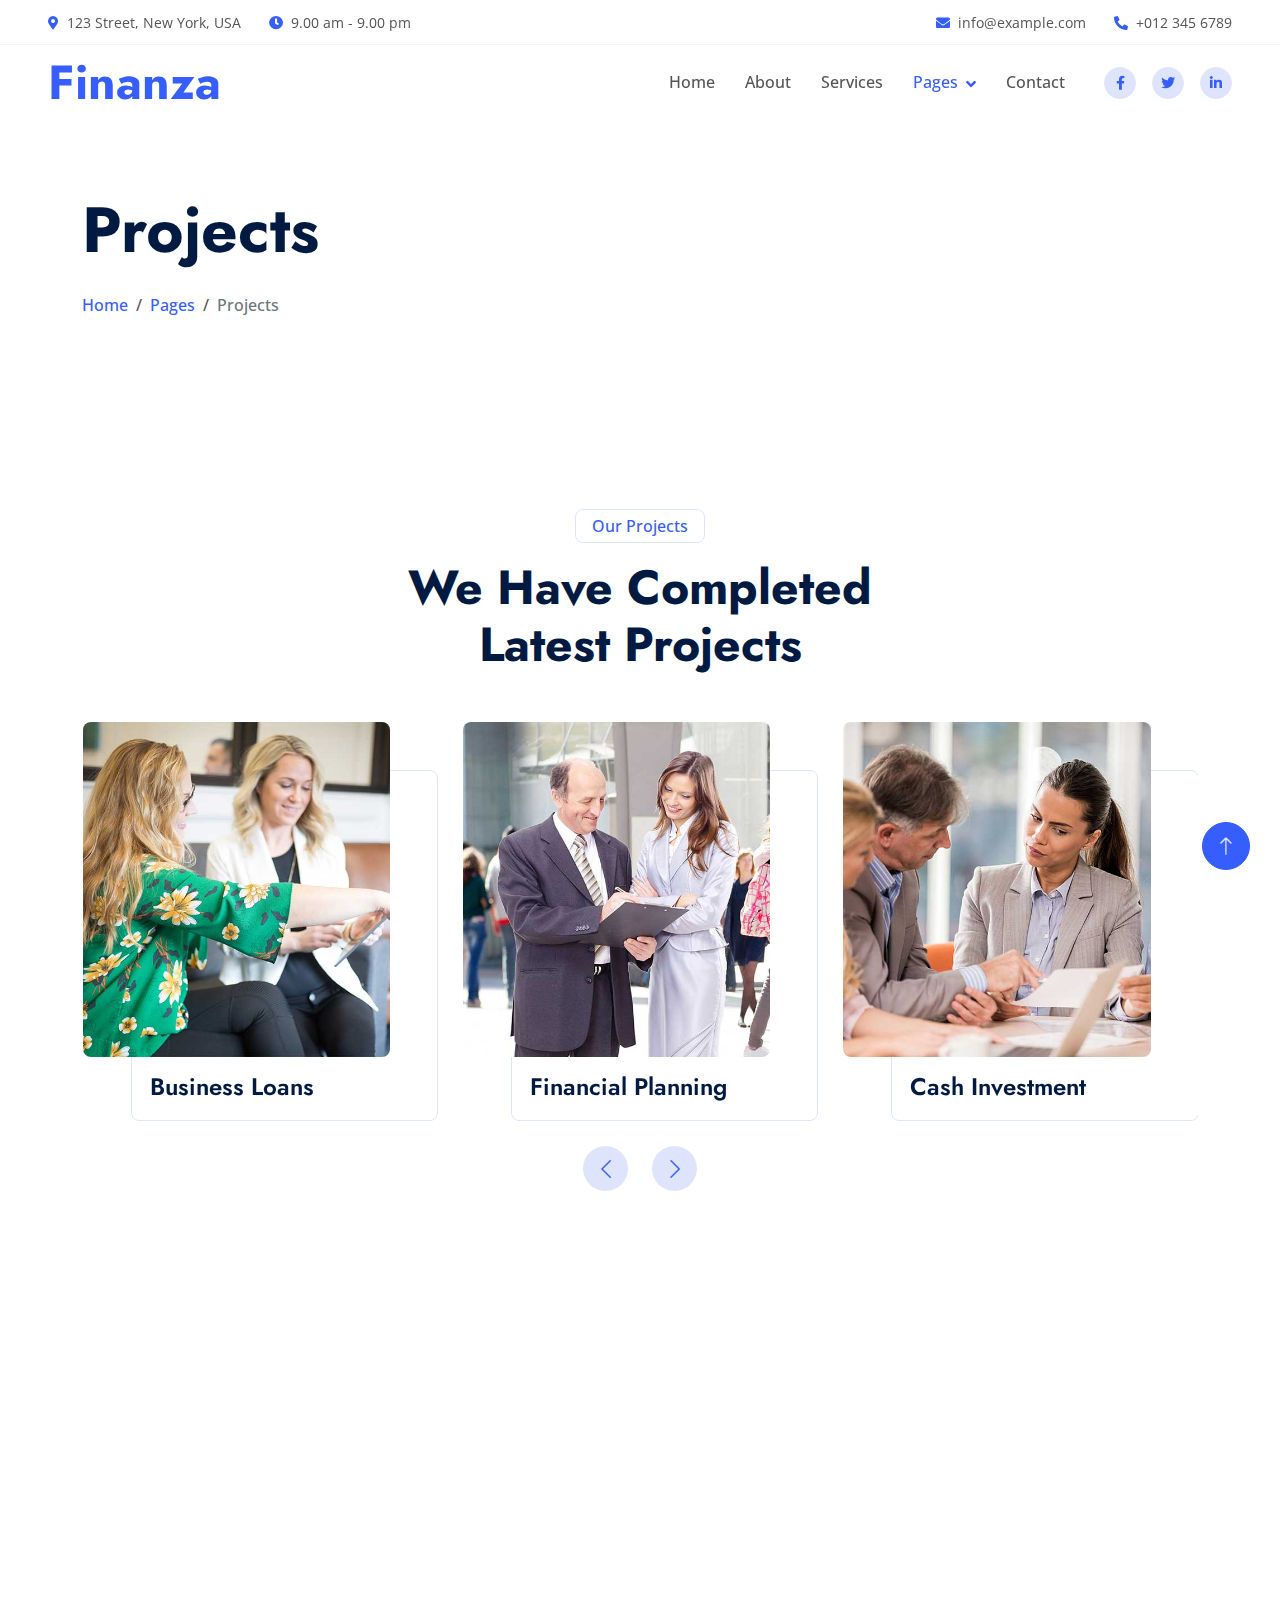
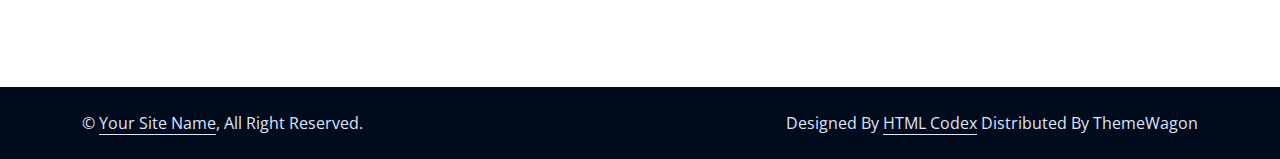
<file: project.html>
<!DOCTYPE html>
<html lang="en">

<head>
    <meta charset="utf-8">
    <title>Finanza - Financial Services Website Template</title>
    <meta content="width=device-width, initial-scale=1.0" name="viewport">
    <meta content="" name="keywords">
    <meta content="" name="description">

    <!-- Favicon -->
    <link href="img/favicon.ico" rel="icon">

    <!-- Google Web Fonts -->
    <link rel="preconnect" href="https://fonts.googleapis.com">
    <link rel="preconnect" href="https://fonts.gstatic.com" crossorigin>
    <link
        href="https://fonts.googleapis.com/css2?family=Jost:wght@500;600;700&family=Open+Sans:wght@400;500&display=swap"
        rel="stylesheet">

    <!-- Icon Font Stylesheet -->
    <link href="https://cdnjs.cloudflare.com/ajax/libs/font-awesome/5.10.0/css/all.min.css" rel="stylesheet">
    <link href="https://cdn.jsdelivr.net/npm/bootstrap-icons@1.4.1/font/bootstrap-icons.css" rel="stylesheet">

    <!-- Libraries Stylesheet -->
    <link href="lib/animate/animate.min.css" rel="stylesheet">
    <link href="lib/owlcarousel/assets/owl.carousel.min.css" rel="stylesheet">

    <!-- Customized Bootstrap Stylesheet -->
    <link href="css/bootstrap.min.css" rel="stylesheet">

    <!-- Template Stylesheet -->
    <link href="css/style.css" rel="stylesheet">
</head>

<body>
    <!-- Spinner Start -->
    <div id="spinner"
        class="show bg-white position-fixed translate-middle w-100 vh-100 top-50 start-50 d-flex align-items-center justify-content-center">
        <div class="spinner-border text-primary" role="status" style="width: 3rem; height: 3rem;"></div>
    </div>
    <!-- Spinner End -->


    <!-- Navbar Start -->
    <div class="container-fluid fixed-top px-0 wow fadeIn" data-wow-delay="0.1s">
        <div class="top-bar row gx-0 align-items-center d-none d-lg-flex">
            <div class="col-lg-6 px-5 text-start">
                <small><i class="fa fa-map-marker-alt text-primary me-2"></i>123 Street, New York, USA</small>
                <small class="ms-4"><i class="fa fa-clock text-primary me-2"></i>9.00 am - 9.00 pm</small>
            </div>
            <div class="col-lg-6 px-5 text-end">
                <small><i class="fa fa-envelope text-primary me-2"></i>info@example.com</small>
                <small class="ms-4"><i class="fa fa-phone-alt text-primary me-2"></i>+012 345 6789</small>
            </div>
        </div>

        <nav class="navbar navbar-expand-lg navbar-light py-lg-0 px-lg-5 wow fadeIn" data-wow-delay="0.1s">
            <a href="index.html" class="navbar-brand ms-4 ms-lg-0">
                <h1 class="display-5 text-primary m-0">Finanza</h1>
            </a>
            <button type="button" class="navbar-toggler me-4" data-bs-toggle="collapse"
                data-bs-target="#navbarCollapse">
                <span class="navbar-toggler-icon"></span>
            </button>
            <div class="collapse navbar-collapse" id="navbarCollapse">
                <div class="navbar-nav ms-auto p-4 p-lg-0">
                    <a href="index.html" class="nav-item nav-link">Home</a>
                    <a href="about.html" class="nav-item nav-link">About</a>
                    <a href="service.html" class="nav-item nav-link">Services</a>
                    <div class="nav-item dropdown">
                        <a href="#" class="nav-link dropdown-toggle active" data-bs-toggle="dropdown">Pages</a>
                        <div class="dropdown-menu border-light m-0">
                            <a href="project.html" class="dropdown-item active">Projects</a>
                            <a href="feature.html" class="dropdown-item">Features</a>
                            <a href="team.html" class="dropdown-item">Team Member</a>
                            <a href="testimonial.html" class="dropdown-item">Testimonial</a>
                            <a href="404.html" class="dropdown-item">404 Page</a>
                        </div>
                    </div>
                    <a href="contact.html" class="nav-item nav-link">Contact</a>
                </div>
                <div class="d-none d-lg-flex ms-2">
                    <a class="btn btn-light btn-sm-square rounded-circle ms-3" href="">
                        <small class="fab fa-facebook-f text-primary"></small>
                    </a>
                    <a class="btn btn-light btn-sm-square rounded-circle ms-3" href="">
                        <small class="fab fa-twitter text-primary"></small>
                    </a>
                    <a class="btn btn-light btn-sm-square rounded-circle ms-3" href="">
                        <small class="fab fa-linkedin-in text-primary"></small>
                    </a>
                </div>
            </div>
        </nav>
    </div>
    <!-- Navbar End -->


    <!-- Page Header Start -->
    <div class="container-fluid page-header mb-5 wow fadeIn" data-wow-delay="0.1s">
        <div class="container">
            <h1 class="display-3 mb-4 animated slideInDown">Projects</h1>
            <nav aria-label="breadcrumb animated slideInDown">
                <ol class="breadcrumb mb-0">
                    <li class="breadcrumb-item"><a href="#">Home</a></li>
                    <li class="breadcrumb-item"><a href="#">Pages</a></li>
                    <li class="breadcrumb-item active" aria-current="page">Projects</li>
                </ol>
            </nav>
        </div>
    </div>
    <!-- Page Header End -->


    <!-- Projects Start -->
    <div class="container-xxl py-5">
        <div class="container">
            <div class="text-center mx-auto wow fadeInUp" data-wow-delay="0.1s" style="max-width: 600px;">
                <p class="d-inline-block border rounded text-primary fw-semi-bold py-1 px-3">Our Projects</p>
                <h1 class="display-5 mb-5">We Have Completed Latest Projects</h1>
            </div>
            <div class="owl-carousel project-carousel wow fadeInUp" data-wow-delay="0.3s">
                <div class="project-item pe-5 pb-5">
                    <div class="project-img mb-3">
                        <img class="img-fluid rounded" src="img/service-1.jpg" alt="">
                        <a href=""><i class="fa fa-link fa-3x text-primary"></i></a>
                    </div>
                    <div class="project-title">
                        <h4 class="mb-0">Financial Planning</h4>
                    </div>
                </div>
                <div class="project-item pe-5 pb-5">
                    <div class="project-img mb-3">
                        <img class="img-fluid rounded" src="img/service-2.jpg" alt="">
                        <a href=""><i class="fa fa-link fa-3x text-primary"></i></a>
                    </div>
                    <div class="project-title">
                        <h4 class="mb-0">Cash Investment</h4>
                    </div>
                </div>
                <div class="project-item pe-5 pb-5">
                    <div class="project-img mb-3">
                        <img class="img-fluid rounded" src="img/service-3.jpg" alt="">
                        <a href=""><i class="fa fa-link fa-3x text-primary"></i></a>
                    </div>
                    <div class="project-title">
                        <h4 class="mb-0">Financial Consultancy</h4>
                    </div>
                </div>
                <div class="project-item pe-5 pb-5">
                    <div class="project-img mb-3">
                        <img class="img-fluid rounded" src="img/service-4.jpg" alt="">
                        <a href=""><i class="fa fa-link fa-3x text-primary"></i></a>
                    </div>
                    <div class="project-title">
                        <h4 class="mb-0">Business Loans</h4>
                    </div>
                </div>
            </div>
        </div>
    </div>
    <!-- Projects End -->


    <!-- Footer Start -->
    <div class="container-fluid bg-dark text-light footer mt-5 py-5 wow fadeIn" data-wow-delay="0.1s">
        <div class="container py-5">
            <div class="row g-5">
                <div class="col-lg-3 col-md-6">
                    <h4 class="text-white mb-4">Our Office</h4>
                    <p class="mb-2"><i class="fa fa-map-marker-alt me-3"></i>123 Street, New York, USA</p>
                    <p class="mb-2"><i class="fa fa-phone-alt me-3"></i>+012 345 67890</p>
                    <p class="mb-2"><i class="fa fa-envelope me-3"></i>info@example.com</p>
                    <div class="d-flex pt-2">
                        <a class="btn btn-square btn-outline-light rounded-circle me-2" href=""><i
                                class="fab fa-twitter"></i></a>
                        <a class="btn btn-square btn-outline-light rounded-circle me-2" href=""><i
                                class="fab fa-facebook-f"></i></a>
                        <a class="btn btn-square btn-outline-light rounded-circle me-2" href=""><i
                                class="fab fa-youtube"></i></a>
                        <a class="btn btn-square btn-outline-light rounded-circle me-2" href=""><i
                                class="fab fa-linkedin-in"></i></a>
                    </div>
                </div>
                <div class="col-lg-3 col-md-6">
                    <h4 class="text-white mb-4">Services</h4>
                    <a class="btn btn-link" href="">Financial Planning</a>
                    <a class="btn btn-link" href="">Cash Investment</a>
                    <a class="btn btn-link" href="">Financial Consultancy</a>
                    <a class="btn btn-link" href="">Business Loans</a>
                    <a class="btn btn-link" href="">Business Analysis</a>
                </div>
                <div class="col-lg-3 col-md-6">
                    <h4 class="text-white mb-4">Quick Links</h4>
                    <a class="btn btn-link" href="">About Us</a>
                    <a class="btn btn-link" href="">Contact Us</a>
                    <a class="btn btn-link" href="">Our Services</a>
                    <a class="btn btn-link" href="">Terms & Condition</a>
                    <a class="btn btn-link" href="">Support</a>
                </div>
                <div class="col-lg-3 col-md-6">
                    <h4 class="text-white mb-4">Newsletter</h4>
                    <p>Dolor amet sit justo amet elitr clita ipsum elitr est.</p>
                    <div class="position-relative w-100">
                        <input class="form-control bg-white border-0 w-100 py-3 ps-4 pe-5" type="text"
                            placeholder="Your email">
                        <button type="button"
                            class="btn btn-primary py-2 position-absolute top-0 end-0 mt-2 me-2">SignUp</button>
                    </div>
                </div>
            </div>
        </div>
    </div>
    <!-- Footer End -->


    <!-- Copyright Start -->
    <div class="container-fluid copyright py-4">
        <div class="container">
            <div class="row">
                <div class="col-md-6 text-center text-md-start mb-3 mb-md-0">
                    &copy; <a class="border-bottom" href="#">Your Site Name</a>, All Right Reserved.
                </div>
                <div class="col-md-6 text-center text-md-end">
                    <!--/*** This template is free as long as you keep the footer author’s credit link/attribution link/backlink. If you'd like to use the template without the footer author’s credit link/attribution link/backlink, you can purchase the Credit Removal License from "https://htmlcodex.com/credit-removal". Thank you for your support. ***/-->
                    Designed By <a class="border-bottom" href="https://htmlcodex.com">HTML Codex</a> Distributed By <a
                        href="https://themewagon.com">ThemeWagon</a>
                </div>
            </div>
        </div>
    </div>
    <!-- Copyright End -->


    <!-- Back to Top -->
    <a href="#" class="btn btn-lg btn-primary btn-lg-square rounded-circle back-to-top"><i
            class="bi bi-arrow-up"></i></a>


    <!-- JavaScript Libraries -->
    <script src="https://code.jquery.com/jquery-3.4.1.min.js"></script>
    <script src="https://cdn.jsdelivr.net/npm/bootstrap@5.0.0/dist/js/bootstrap.bundle.min.js"></script>
    <script src="lib/wow/wow.min.js"></script>
    <script src="lib/easing/easing.min.js"></script>
    <script src="lib/waypoints/waypoints.min.js"></script>
    <script src="lib/owlcarousel/owl.carousel.min.js"></script>
    <script src="lib/counterup/counterup.min.js"></script>

    <!-- Template Javascript -->
    <script src="js/main.js"></script>
</body>

</html>
</file>
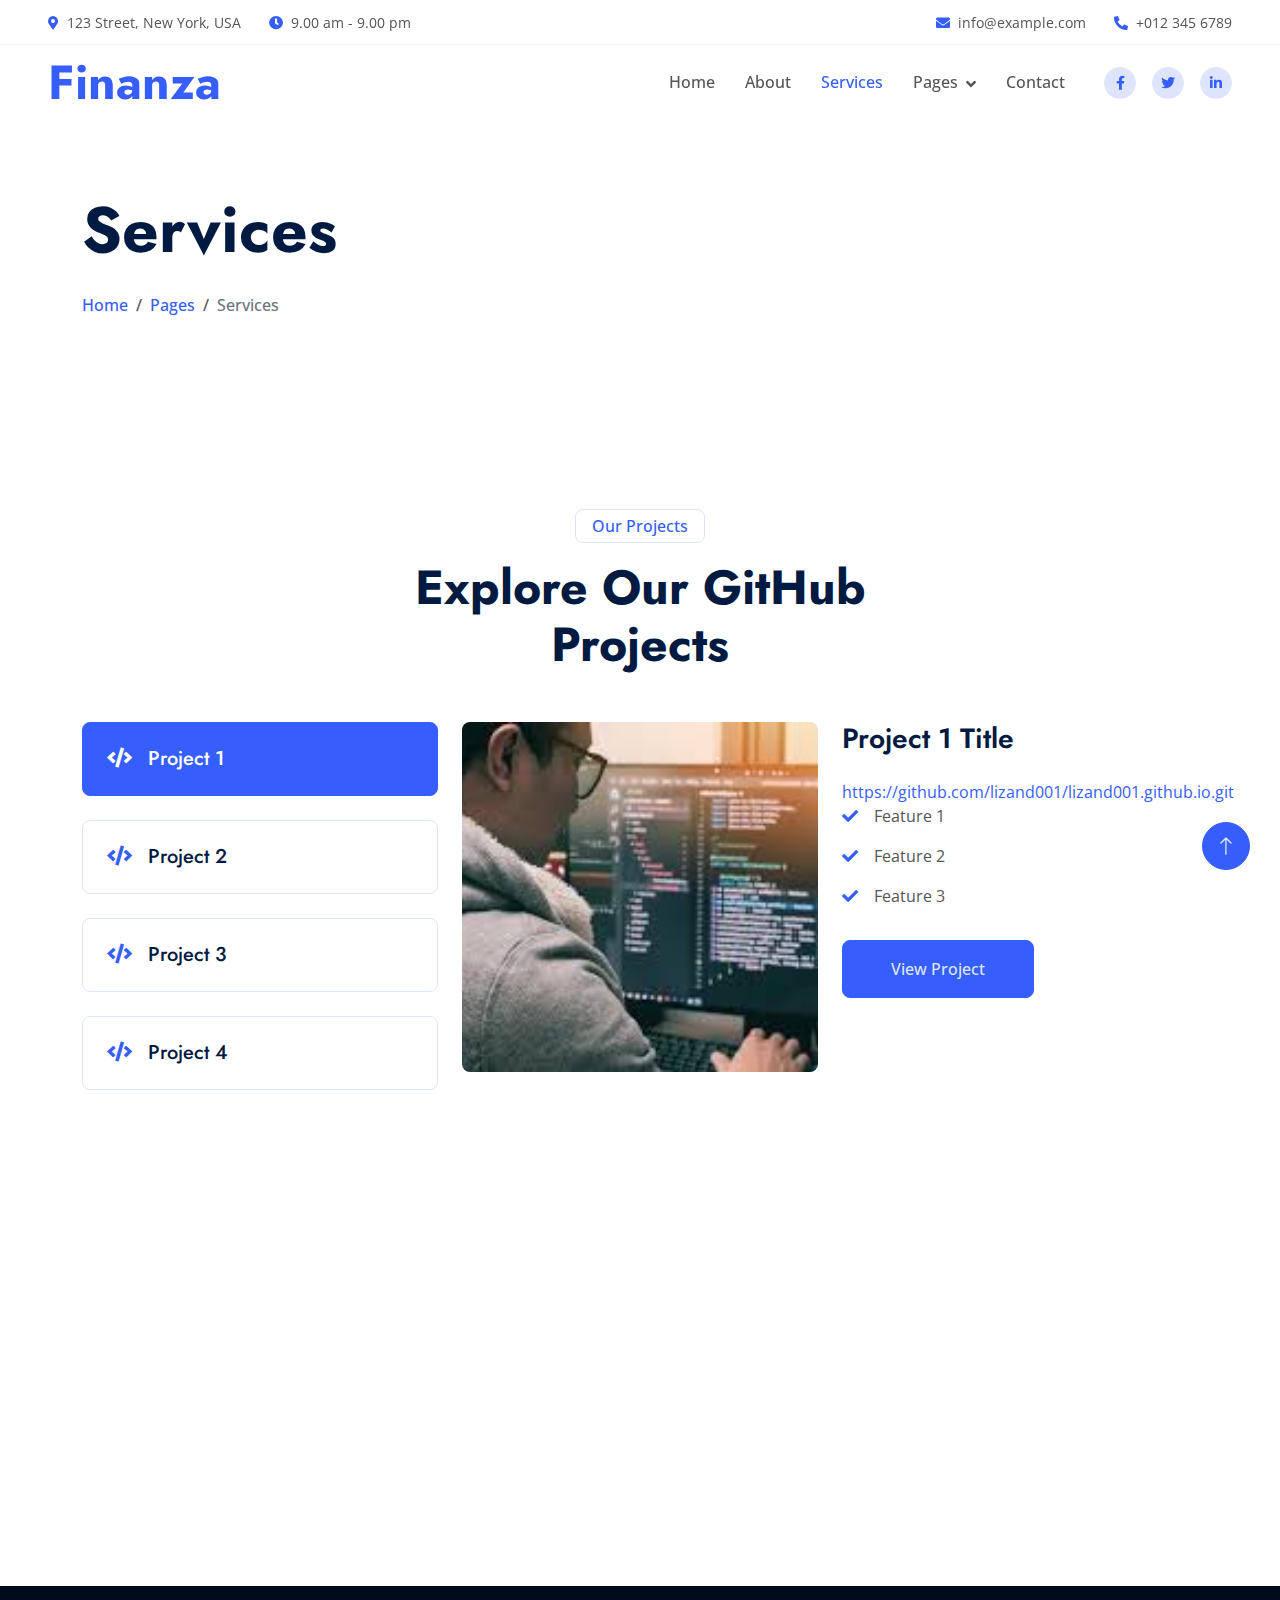
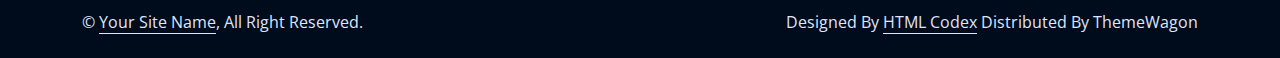
<file: service.html>
<!DOCTYPE html>
<html lang="en">

<head>
    <meta charset="utf-8">
    <title>Finanza - Financial Services Website Template</title>
    <meta content="width=device-width, initial-scale=1.0" name="viewport">
    <meta content="" name="keywords">
    <meta content="" name="description">

    <!-- Favicon -->
    <link href="img/favicon.ico" rel="icon">

    <!-- Google Web Fonts -->
    <link rel="preconnect" href="https://fonts.googleapis.com">
    <link rel="preconnect" href="https://fonts.gstatic.com" crossorigin>
    <link
        href="https://fonts.googleapis.com/css2?family=Jost:wght@500;600;700&family=Open+Sans:wght@400;500&display=swap"
        rel="stylesheet">

    <!-- Icon Font Stylesheet -->
    <link href="https://cdnjs.cloudflare.com/ajax/libs/font-awesome/5.10.0/css/all.min.css" rel="stylesheet">
    <link href="https://cdn.jsdelivr.net/npm/bootstrap-icons@1.4.1/font/bootstrap-icons.css" rel="stylesheet">

    <!-- Libraries Stylesheet -->
    <link href="lib/animate/animate.min.css" rel="stylesheet">
    <link href="lib/owlcarousel/assets/owl.carousel.min.css" rel="stylesheet">

    <!-- Customized Bootstrap Stylesheet -->
    <link href="css/bootstrap.min.css" rel="stylesheet">

    <!-- Template Stylesheet -->
    <link href="css/style.css" rel="stylesheet">
</head>

<body>
    <!-- Spinner Start -->
    <div id="spinner"
        class="show bg-white position-fixed translate-middle w-100 vh-100 top-50 start-50 d-flex align-items-center justify-content-center">
        <div class="spinner-border text-primary" role="status" style="width: 3rem; height: 3rem;"></div>
    </div>
    <!-- Spinner End -->


    <!-- Navbar Start -->
    <div class="container-fluid fixed-top px-0 wow fadeIn" data-wow-delay="0.1s">
        <div class="top-bar row gx-0 align-items-center d-none d-lg-flex">
            <div class="col-lg-6 px-5 text-start">
                <small><i class="fa fa-map-marker-alt text-primary me-2"></i>123 Street, New York, USA</small>
                <small class="ms-4"><i class="fa fa-clock text-primary me-2"></i>9.00 am - 9.00 pm</small>
            </div>
            <div class="col-lg-6 px-5 text-end">
                <small><i class="fa fa-envelope text-primary me-2"></i>info@example.com</small>
                <small class="ms-4"><i class="fa fa-phone-alt text-primary me-2"></i>+012 345 6789</small>
            </div>
        </div>

        <nav class="navbar navbar-expand-lg navbar-light py-lg-0 px-lg-5 wow fadeIn" data-wow-delay="0.1s">
            <a href="index.html" class="navbar-brand ms-4 ms-lg-0">
                <h1 class="display-5 text-primary m-0">Finanza</h1>
            </a>
            <button type="button" class="navbar-toggler me-4" data-bs-toggle="collapse"
                data-bs-target="#navbarCollapse">
                <span class="navbar-toggler-icon"></span>
            </button>
            <div class="collapse navbar-collapse" id="navbarCollapse">
                <div class="navbar-nav ms-auto p-4 p-lg-0">
                    <a href="index.html" class="nav-item nav-link">Home</a>
                    <a href="about.html" class="nav-item nav-link">About</a>
                    <a href="service.html" class="nav-item nav-link active">Services</a>
                    <div class="nav-item dropdown">
                        <a href="#" class="nav-link dropdown-toggle" data-bs-toggle="dropdown">Pages</a>
                        <div class="dropdown-menu border-light m-0">
                            <a href="project.html" class="dropdown-item">Projects</a>
                            <a href="feature.html" class="dropdown-item">Features</a>
                            <a href="team.html" class="dropdown-item">Team Member</a>
                            <a href="testimonial.html" class="dropdown-item">Testimonial</a>
                            <a href="404.html" class="dropdown-item">404 Page</a>
                        </div>
                    </div>
                    <a href="contact.html" class="nav-item nav-link">Contact</a>
                </div>
                <div class="d-none d-lg-flex ms-2">
                    <a class="btn btn-light btn-sm-square rounded-circle ms-3" href="">
                        <small class="fab fa-facebook-f text-primary"></small>
                    </a>
                    <a class="btn btn-light btn-sm-square rounded-circle ms-3" href="">
                        <small class="fab fa-twitter text-primary"></small>
                    </a>
                    <a class="btn btn-light btn-sm-square rounded-circle ms-3" href="">
                        <small class="fab fa-linkedin-in text-primary"></small>
                    </a>
                </div>
            </div>
        </nav>
    </div>
    <!-- Navbar End -->


    <!-- Page Header Start -->
    <div class="container-fluid page-header mb-5 wow fadeIn" data-wow-delay="0.1s">
        <div class="container">
            <h1 class="display-3 mb-4 animated slideInDown">Services</h1>
            <nav aria-label="breadcrumb animated slideInDown">
                <ol class="breadcrumb mb-0">
                    <li class="breadcrumb-item"><a href="#">Home</a></li>
                    <li class="breadcrumb-item"><a href="#">Pages</a></li>
                    <li class="breadcrumb-item active" aria-current="page">Services</li>
                </ol>
            </nav>
        </div>
    </div>
    <!-- Page Header End -->


    <!-- Service Start -->
   <!-- GitHub Projects Section -->
<div class="container-xxl service py-5">
    <div class="container">
        <div class="text-center mx-auto wow fadeInUp" data-wow-delay="0.1s" style="max-width: 600px;">
            <p class="d-inline-block border rounded text-primary fw-semi-bold py-1 px-3">Our Projects</p>
            <h1 class="display-5 mb-5">Explore Our GitHub Projects</h1>
        </div>
        <div class="row g-4 wow fadeInUp" data-wow-delay="0.3s">
            <div class="col-lg-4">
                <div class="nav nav-pills d-flex flex-column w-100 h-100 me-4">
                    <button class="nav-link w-100 d-flex align-items-center text-start border p-4 mb-4 active"
                        data-bs-toggle="pill" data-bs-target="#tab-pane-1" type="button">
                        <h5 class="m-0"><i class="fa fa-code text-primary me-3"></i>Project 1</h5>
                    </button>
                    <button class="nav-link w-100 d-flex align-items-center text-start border p-4 mb-4"
                        data-bs-toggle="pill" data-bs-target="#tab-pane-2" type="button">
                        <h5 class="m-0"><i class="fa fa-code text-primary me-3"></i>Project 2</h5>
                    </button>
                    <button class="nav-link w-100 d-flex align-items-center text-start border p-4 mb-4"
                        data-bs-toggle="pill" data-bs-target="#tab-pane-3" type="button">
                        <h5 class="m-0"><i class="fa fa-code text-primary me-3"></i>Project 3</h5>
                    </button>
                    <button class="nav-link w-100 d-flex align-items-center text-start border p-4 mb-0"
                        data-bs-toggle="pill" data-bs-target="#tab-pane-4" type="button">
                        <h5 class="m-0"><i class="fa fa-code text-primary me-3"></i>Project 4</h5>
                    </button>
                </div>
            </div>
            <div class="col-lg-8">
                <div class="tab-content w-100">
                    <div class="tab-pane fade show active" id="tab-pane-1">
                        <div class="row g-4">
                            <div class="col-md-6" style="min-height: 350px;">
                                <div class="position-relative h-100">
                                    <img class="position-absolute rounded w-100 h-100"
                                        src="[data-uri]" style="object-fit: cover;" alt="">
                                </div>
                            </div>
                            <div class="col-md-6">
                                <h3 class="mb-4">Project 1 Title</h3>
                                <a href="https://github.com/lizand001/lizand001.github.io.git">https://github.com/lizand001/lizand001.github.io.git</a>
                                
                                <p><i class="fa fa-check text-primary me-3"></i>Feature 1</p>
                                <p><i class="fa fa-check text-primary me-3"></i>Feature 2</p>
                                <p><i class="fa fa-check text-primary me-3"></i>Feature 3</p>
                                <a href="#" class="btn btn-primary py-3 px-5 mt-3">View Project</a>
                            </div>
                        </div>
                    </div>
                    <div class="tab-pane fade" id="tab-pane-2">
                        <div class="row g-4">
                            <div class="col-md-6" style="min-height: 350px;">
                                <div class="position-relative h-100">
                                    <img class="position-absolute rounded w-100 h-100"
                                        src="[data-uri]" style="object-fit: cover;" alt="">
                                </div>
                            </div>
                            <div class="col-md-6">
                                <h3 class="mb-4">Project 1</h3>
                                <a href="https://github.com/lizand001/lizand001.github.io.git">https://github.com/lizand001/lizand001.github.io.git</a>
                                
                                <p><i class="fa fa-check text-primary me-3"></i>Feature 1</p>
                                <p><i class="fa fa-check text-primary me-3"></i>Feature 2</p>
                                <p><i class="fa fa-check text-primary me-3"></i>Feature 3</p>
                                <a href="#" class="btn btn-primary py-3 px-5 mt-3">View Project</a>
                            </div>
                        </div>
                    </div>
                    <div class="tab-pane fade" id="tab-pane-3">
                        <div class="row g-4">
    <div class="col-md-6" style="min-height: 350px;">
        <div class="position-relative h-100">
            <img class="position-absolute rounded w-100 h-100"
                src="[data-uri]" style="object-fit: cover;" alt="Project Image">
        </div>
    </div>
    <div class="col-md-6">
        <h3 class="mb-4">Project GITLAB</h3>
        <p class="mb-4">
            <strong>Pagina BancoAustro</strong><br>
            <a href="https://gitlab.com/proyecto7453003/bancoaustro.git" target="_blank">https://gitlab.com/proyecto7453003/bancoaustro.git</a><br><br>
            
            <strong>PAGINA WEB DE NAVIDAD ALOJADA EN RENDER!</strong><br>
            <a href="https://gitlab.com/lizand/casa-navidad.git" target="_blank">https://gitlab.com/lizand/casa-navidad.git</a><br><br>
            
            <strong>PROYECTO FINAL UNIVERSITARIO</strong><br>
            <a href="https://gitlab.com/proyecto7453003/proyectofinalsig.git" target="_blank">https://gitlab.com/proyecto7453003/proyectofinalsig.git</a><br>
        </p>
        <p><i class="fa fa-check text-primary me-3"></i>Feature 1</p>
        <p><i class="fa fa-check text-primary me-3"></i>Feature 2</p>
        <p><i class="fa fa-check text-primary me-3"></i>Feature 3</p>
        <a href="#" class="btn btn-primary py-3 px-5 mt-3">View Project</a>
    </div>
</div>

                    </div>
                    
                </div>
            </div>
        </div>
    </div>
</div>
<!-- GitHub Projects Section End -->



    


    <!-- Footer Start -->
    <div class="container-fluid bg-dark text-light footer mt-5 py-5 wow fadeIn" data-wow-delay="0.1s">
        <div class="container py-5">
            <div class="row g-5">
                <div class="col-lg-3 col-md-6">
                    <h4 class="text-white mb-4">Our Office</h4>
                    <p class="mb-2"><i class="fa fa-map-marker-alt me-3"></i>123 Street, New York, USA</p>
                    <p class="mb-2"><i class="fa fa-phone-alt me-3"></i>+012 345 67890</p>
                    <p class="mb-2"><i class="fa fa-envelope me-3"></i>info@example.com</p>
                    <div class="d-flex pt-2">
                        <a class="btn btn-square btn-outline-light rounded-circle me-2" href=""><i
                                class="fab fa-twitter"></i></a>
                        <a class="btn btn-square btn-outline-light rounded-circle me-2" href=""><i
                                class="fab fa-facebook-f"></i></a>
                        <a class="btn btn-square btn-outline-light rounded-circle me-2" href=""><i
                                class="fab fa-youtube"></i></a>
                        <a class="btn btn-square btn-outline-light rounded-circle me-2" href=""><i
                                class="fab fa-linkedin-in"></i></a>
                    </div>
                </div>
                <div class="col-lg-3 col-md-6">
                    <h4 class="text-white mb-4">Services</h4>
                    <a class="btn btn-link" href="">Financial Planning</a>
                    <a class="btn btn-link" href="">Cash Investment</a>
                    <a class="btn btn-link" href="">Financial Consultancy</a>
                    <a class="btn btn-link" href="">Business Loans</a>
                    <a class="btn btn-link" href="">Business Analysis</a>
                </div>
                <div class="col-lg-3 col-md-6">
                    <h4 class="text-white mb-4">Quick Links</h4>
                    <a class="btn btn-link" href="">About Us</a>
                    <a class="btn btn-link" href="">Contact Us</a>
                    <a class="btn btn-link" href="">Our Services</a>
                    <a class="btn btn-link" href="">Terms & Condition</a>
                    <a class="btn btn-link" href="">Support</a>
                </div>
                <div class="col-lg-3 col-md-6">
                    <h4 class="text-white mb-4">Newsletter</h4>
                    <p>Dolor amet sit justo amet elitr clita ipsum elitr est.</p>
                    <div class="position-relative w-100">
                        <input class="form-control bg-white border-0 w-100 py-3 ps-4 pe-5" type="text"
                            placeholder="Your email">
                        <button type="button"
                            class="btn btn-primary py-2 position-absolute top-0 end-0 mt-2 me-2">SignUp</button>
                    </div>
                </div>
            </div>
        </div>
    </div>
    <!-- Footer End -->


    <!-- Copyright Start -->
    <div class="container-fluid copyright py-4">
        <div class="container">
            <div class="row">
                <div class="col-md-6 text-center text-md-start mb-3 mb-md-0">
                    &copy; <a class="border-bottom" href="#">Your Site Name</a>, All Right Reserved.
                </div>
                <div class="col-md-6 text-center text-md-end">
                    <!--/*** This template is free as long as you keep the footer author’s credit link/attribution link/backlink. If you'd like to use the template without the footer author’s credit link/attribution link/backlink, you can purchase the Credit Removal License from "https://htmlcodex.com/credit-removal". Thank you for your support. ***/-->
                    Designed By <a class="border-bottom" href="https://htmlcodex.com">HTML Codex</a> Distributed By <a
                        href="https://themewagon.com">ThemeWagon</a>
                </div>
            </div>
        </div>
    </div>
    <!-- Copyright End -->


    <!-- Back to Top -->
    <a href="#" class="btn btn-lg btn-primary btn-lg-square rounded-circle back-to-top"><i
            class="bi bi-arrow-up"></i></a>


    <!-- JavaScript Libraries -->
    <script src="https://code.jquery.com/jquery-3.4.1.min.js"></script>
    <script src="https://cdn.jsdelivr.net/npm/bootstrap@5.0.0/dist/js/bootstrap.bundle.min.js"></script>
    <script src="lib/wow/wow.min.js"></script>
    <script src="lib/easing/easing.min.js"></script>
    <script src="lib/waypoints/waypoints.min.js"></script>
    <script src="lib/owlcarousel/owl.carousel.min.js"></script>
    <script src="lib/counterup/counterup.min.js"></script>

    <!-- Template Javascript -->
    <script src="js/main.js"></script>
</body>

</html>
</file>
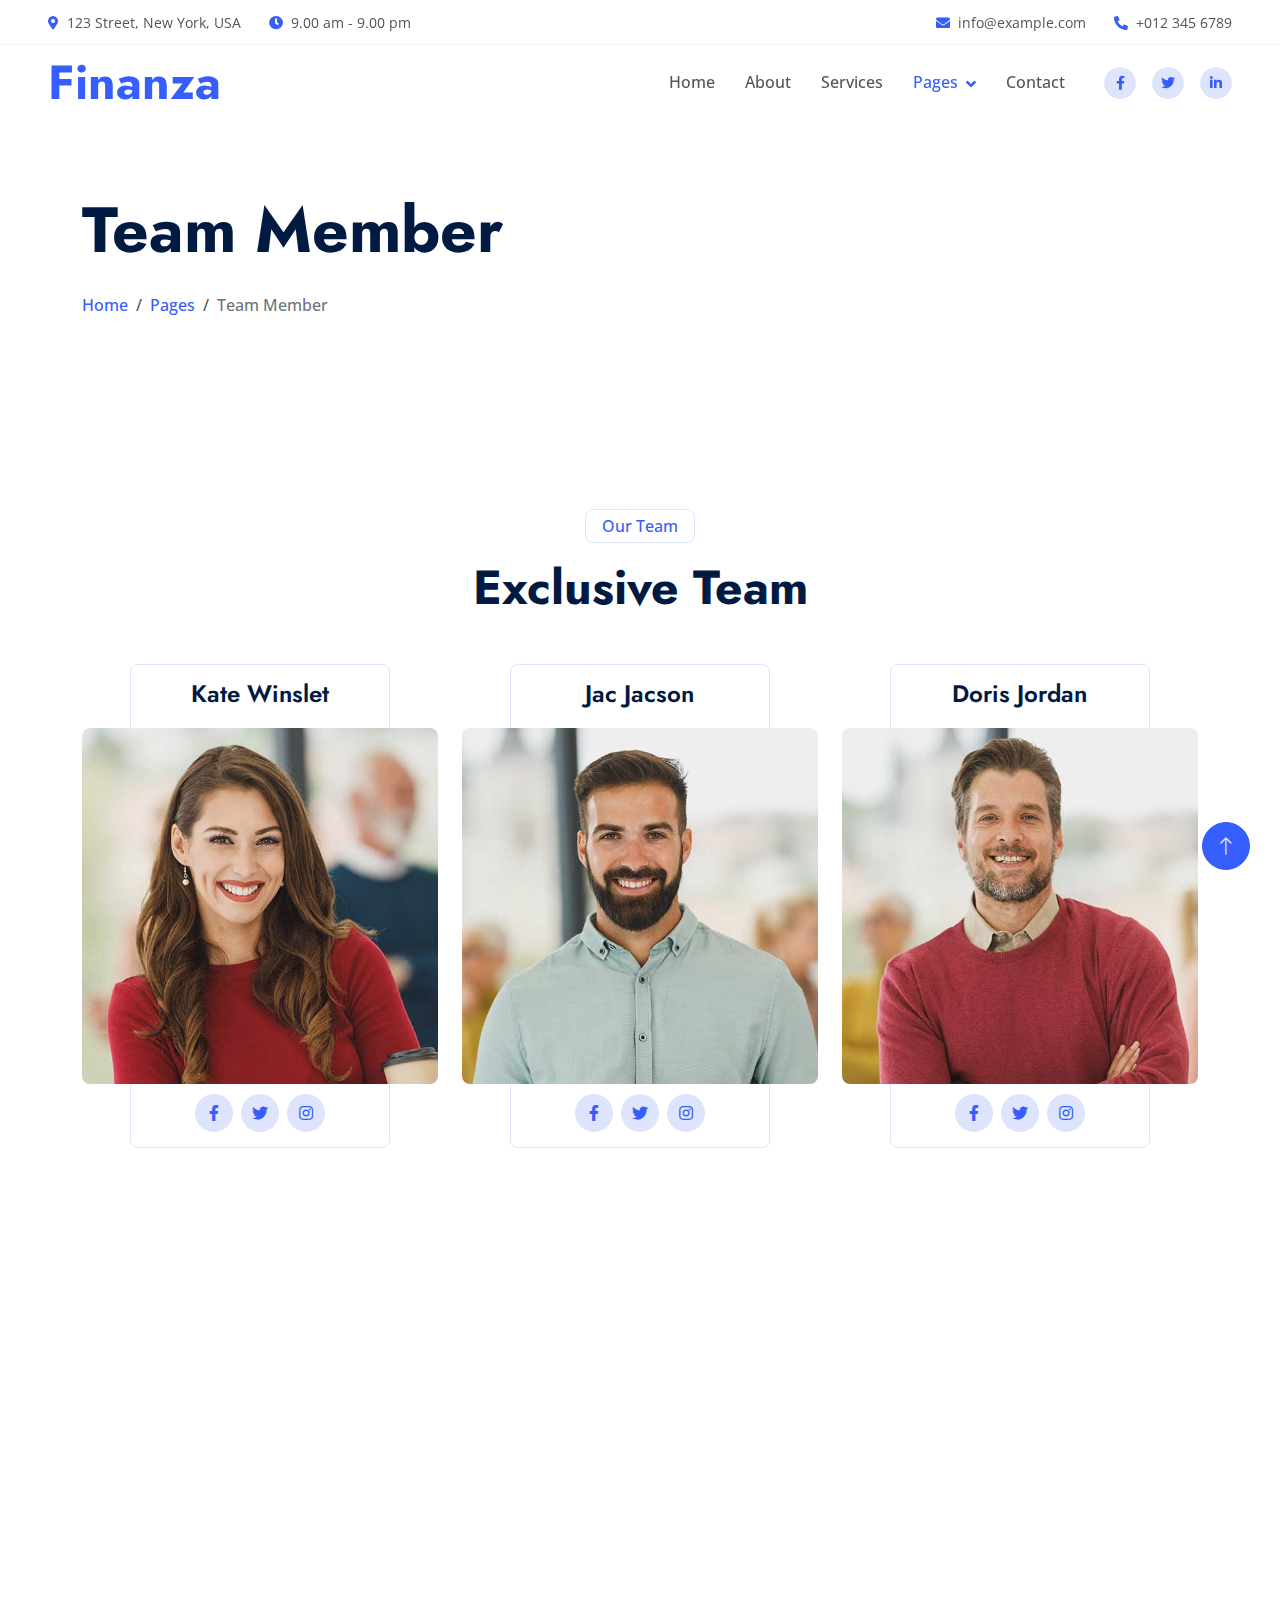
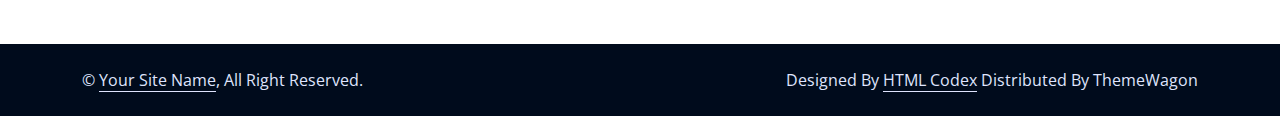
<file: team.html>
<!DOCTYPE html>
<html lang="en">

<head>
    <meta charset="utf-8">
    <title>Finanza - Financial Services Website Template</title>
    <meta content="width=device-width, initial-scale=1.0" name="viewport">
    <meta content="" name="keywords">
    <meta content="" name="description">

    <!-- Favicon -->
    <link href="img/favicon.ico" rel="icon">

    <!-- Google Web Fonts -->
    <link rel="preconnect" href="https://fonts.googleapis.com">
    <link rel="preconnect" href="https://fonts.gstatic.com" crossorigin>
    <link
        href="https://fonts.googleapis.com/css2?family=Jost:wght@500;600;700&family=Open+Sans:wght@400;500&display=swap"
        rel="stylesheet">

    <!-- Icon Font Stylesheet -->
    <link href="https://cdnjs.cloudflare.com/ajax/libs/font-awesome/5.10.0/css/all.min.css" rel="stylesheet">
    <link href="https://cdn.jsdelivr.net/npm/bootstrap-icons@1.4.1/font/bootstrap-icons.css" rel="stylesheet">

    <!-- Libraries Stylesheet -->
    <link href="lib/animate/animate.min.css" rel="stylesheet">
    <link href="lib/owlcarousel/assets/owl.carousel.min.css" rel="stylesheet">

    <!-- Customized Bootstrap Stylesheet -->
    <link href="css/bootstrap.min.css" rel="stylesheet">

    <!-- Template Stylesheet -->
    <link href="css/style.css" rel="stylesheet">
</head>

<body>
    <!-- Spinner Start -->
    <div id="spinner"
        class="show bg-white position-fixed translate-middle w-100 vh-100 top-50 start-50 d-flex align-items-center justify-content-center">
        <div class="spinner-border text-primary" role="status" style="width: 3rem; height: 3rem;"></div>
    </div>
    <!-- Spinner End -->


    <!-- Navbar Start -->
    <div class="container-fluid fixed-top px-0 wow fadeIn" data-wow-delay="0.1s">
        <div class="top-bar row gx-0 align-items-center d-none d-lg-flex">
            <div class="col-lg-6 px-5 text-start">
                <small><i class="fa fa-map-marker-alt text-primary me-2"></i>123 Street, New York, USA</small>
                <small class="ms-4"><i class="fa fa-clock text-primary me-2"></i>9.00 am - 9.00 pm</small>
            </div>
            <div class="col-lg-6 px-5 text-end">
                <small><i class="fa fa-envelope text-primary me-2"></i>info@example.com</small>
                <small class="ms-4"><i class="fa fa-phone-alt text-primary me-2"></i>+012 345 6789</small>
            </div>
        </div>

        <nav class="navbar navbar-expand-lg navbar-light py-lg-0 px-lg-5 wow fadeIn" data-wow-delay="0.1s">
            <a href="index.html" class="navbar-brand ms-4 ms-lg-0">
                <h1 class="display-5 text-primary m-0">Finanza</h1>
            </a>
            <button type="button" class="navbar-toggler me-4" data-bs-toggle="collapse"
                data-bs-target="#navbarCollapse">
                <span class="navbar-toggler-icon"></span>
            </button>
            <div class="collapse navbar-collapse" id="navbarCollapse">
                <div class="navbar-nav ms-auto p-4 p-lg-0">
                    <a href="index.html" class="nav-item nav-link">Home</a>
                    <a href="about.html" class="nav-item nav-link">About</a>
                    <a href="service.html" class="nav-item nav-link">Services</a>
                    <div class="nav-item dropdown">
                        <a href="#" class="nav-link dropdown-toggle active" data-bs-toggle="dropdown">Pages</a>
                        <div class="dropdown-menu border-light m-0">
                            <a href="project.html" class="dropdown-item">Projects</a>
                            <a href="feature.html" class="dropdown-item">Features</a>
                            <a href="team.html" class="dropdown-item active">Team Member</a>
                            <a href="testimonial.html" class="dropdown-item">Testimonial</a>
                            <a href="404.html" class="dropdown-item">404 Page</a>
                        </div>
                    </div>
                    <a href="contact.html" class="nav-item nav-link">Contact</a>
                </div>
                <div class="d-none d-lg-flex ms-2">
                    <a class="btn btn-light btn-sm-square rounded-circle ms-3" href="">
                        <small class="fab fa-facebook-f text-primary"></small>
                    </a>
                    <a class="btn btn-light btn-sm-square rounded-circle ms-3" href="">
                        <small class="fab fa-twitter text-primary"></small>
                    </a>
                    <a class="btn btn-light btn-sm-square rounded-circle ms-3" href="">
                        <small class="fab fa-linkedin-in text-primary"></small>
                    </a>
                </div>
            </div>
        </nav>
    </div>
    <!-- Navbar End -->


    <!-- Page Header Start -->
    <div class="container-fluid page-header mb-5 wow fadeIn" data-wow-delay="0.1s">
        <div class="container">
            <h1 class="display-3 mb-4 animated slideInDown">Team Member</h1>
            <nav aria-label="breadcrumb animated slideInDown">
                <ol class="breadcrumb mb-0">
                    <li class="breadcrumb-item"><a href="#">Home</a></li>
                    <li class="breadcrumb-item"><a href="#">Pages</a></li>
                    <li class="breadcrumb-item active" aria-current="page">Team Member</li>
                </ol>
            </nav>
        </div>
    </div>
    <!-- Page Header End -->


    <!-- Team Start -->
    <div class="container-xxl py-5">
        <div class="container">
            <div class="text-center mx-auto wow fadeInUp" data-wow-delay="0.1s" style="max-width: 600px;">
                <p class="d-inline-block border rounded text-primary fw-semi-bold py-1 px-3">Our Team</p>
                <h1 class="display-5 mb-5">Exclusive Team</h1>
            </div>
            <div class="row g-4">
                <div class="col-lg-4 col-md-6 wow fadeInUp" data-wow-delay="0.1s">
                    <div class="team-item">
                        <img class="img-fluid rounded" src="img/team-1.jpg" alt="">
                        <div class="team-text">
                            <h4 class="mb-0">Kate Winslet</h4>
                            <div class="team-social d-flex">
                                <a class="btn btn-square rounded-circle mx-1" href=""><i
                                        class="fab fa-facebook-f"></i></a>
                                <a class="btn btn-square rounded-circle mx-1" href=""><i class="fab fa-twitter"></i></a>
                                <a class="btn btn-square rounded-circle mx-1" href=""><i
                                        class="fab fa-instagram"></i></a>
                            </div>
                        </div>
                    </div>
                </div>
                <div class="col-lg-4 col-md-6 wow fadeInUp" data-wow-delay="0.3s">
                    <div class="team-item">
                        <img class="img-fluid rounded" src="img/team-2.jpg" alt="">
                        <div class="team-text">
                            <h4 class="mb-0">Jac Jacson</h4>
                            <div class="team-social d-flex">
                                <a class="btn btn-square rounded-circle mx-1" href=""><i
                                        class="fab fa-facebook-f"></i></a>
                                <a class="btn btn-square rounded-circle mx-1" href=""><i class="fab fa-twitter"></i></a>
                                <a class="btn btn-square rounded-circle mx-1" href=""><i
                                        class="fab fa-instagram"></i></a>
                            </div>
                        </div>
                    </div>
                </div>
                <div class="col-lg-4 col-md-6 wow fadeInUp" data-wow-delay="0.5s">
                    <div class="team-item">
                        <img class="img-fluid rounded" src="img/team-3.jpg" alt="">
                        <div class="team-text">
                            <h4 class="mb-0">Doris Jordan</h4>
                            <div class="team-social d-flex">
                                <a class="btn btn-square rounded-circle mx-1" href=""><i
                                        class="fab fa-facebook-f"></i></a>
                                <a class="btn btn-square rounded-circle mx-1" href=""><i class="fab fa-twitter"></i></a>
                                <a class="btn btn-square rounded-circle mx-1" href=""><i
                                        class="fab fa-instagram"></i></a>
                            </div>
                        </div>
                    </div>
                </div>
            </div>
        </div>
    </div>
    <!-- Team End -->


    <!-- Footer Start -->
    <div class="container-fluid bg-dark text-light footer mt-5 py-5 wow fadeIn" data-wow-delay="0.1s">
        <div class="container py-5">
            <div class="row g-5">
                <div class="col-lg-3 col-md-6">
                    <h4 class="text-white mb-4">Our Office</h4>
                    <p class="mb-2"><i class="fa fa-map-marker-alt me-3"></i>123 Street, New York, USA</p>
                    <p class="mb-2"><i class="fa fa-phone-alt me-3"></i>+012 345 67890</p>
                    <p class="mb-2"><i class="fa fa-envelope me-3"></i>info@example.com</p>
                    <div class="d-flex pt-2">
                        <a class="btn btn-square btn-outline-light rounded-circle me-2" href=""><i
                                class="fab fa-twitter"></i></a>
                        <a class="btn btn-square btn-outline-light rounded-circle me-2" href=""><i
                                class="fab fa-facebook-f"></i></a>
                        <a class="btn btn-square btn-outline-light rounded-circle me-2" href=""><i
                                class="fab fa-youtube"></i></a>
                        <a class="btn btn-square btn-outline-light rounded-circle me-2" href=""><i
                                class="fab fa-linkedin-in"></i></a>
                    </div>
                </div>
                <div class="col-lg-3 col-md-6">
                    <h4 class="text-white mb-4">Services</h4>
                    <a class="btn btn-link" href="">Financial Planning</a>
                    <a class="btn btn-link" href="">Cash Investment</a>
                    <a class="btn btn-link" href="">Financial Consultancy</a>
                    <a class="btn btn-link" href="">Business Loans</a>
                    <a class="btn btn-link" href="">Business Analysis</a>
                </div>
                <div class="col-lg-3 col-md-6">
                    <h4 class="text-white mb-4">Quick Links</h4>
                    <a class="btn btn-link" href="">About Us</a>
                    <a class="btn btn-link" href="">Contact Us</a>
                    <a class="btn btn-link" href="">Our Services</a>
                    <a class="btn btn-link" href="">Terms & Condition</a>
                    <a class="btn btn-link" href="">Support</a>
                </div>
                <div class="col-lg-3 col-md-6">
                    <h4 class="text-white mb-4">Newsletter</h4>
                    <p>Dolor amet sit justo amet elitr clita ipsum elitr est.</p>
                    <div class="position-relative w-100">
                        <input class="form-control bg-white border-0 w-100 py-3 ps-4 pe-5" type="text"
                            placeholder="Your email">
                        <button type="button"
                            class="btn btn-primary py-2 position-absolute top-0 end-0 mt-2 me-2">SignUp</button>
                    </div>
                </div>
            </div>
        </div>
    </div>
    <!-- Footer End -->


    <!-- Copyright Start -->
    <div class="container-fluid copyright py-4">
        <div class="container">
            <div class="row">
                <div class="col-md-6 text-center text-md-start mb-3 mb-md-0">
                    &copy; <a class="border-bottom" href="#">Your Site Name</a>, All Right Reserved.
                </div>
                <div class="col-md-6 text-center text-md-end">
                    <!--/*** This template is free as long as you keep the footer author’s credit link/attribution link/backlink. If you'd like to use the template without the footer author’s credit link/attribution link/backlink, you can purchase the Credit Removal License from "https://htmlcodex.com/credit-removal". Thank you for your support. ***/-->
                    Designed By <a class="border-bottom" href="https://htmlcodex.com">HTML Codex</a>  Distributed By <a
                    href="https://themewagon.com">ThemeWagon</a>
                </div>
            </div>
        </div>
    </div>
    <!-- Copyright End -->


    <!-- Back to Top -->
    <a href="#" class="btn btn-lg btn-primary btn-lg-square rounded-circle back-to-top"><i
            class="bi bi-arrow-up"></i></a>


    <!-- JavaScript Libraries -->
    <script src="https://code.jquery.com/jquery-3.4.1.min.js"></script>
    <script src="https://cdn.jsdelivr.net/npm/bootstrap@5.0.0/dist/js/bootstrap.bundle.min.js"></script>
    <script src="lib/wow/wow.min.js"></script>
    <script src="lib/easing/easing.min.js"></script>
    <script src="lib/waypoints/waypoints.min.js"></script>
    <script src="lib/owlcarousel/owl.carousel.min.js"></script>
    <script src="lib/counterup/counterup.min.js"></script>

    <!-- Template Javascript -->
    <script src="js/main.js"></script>
</body>

</html>
</file>
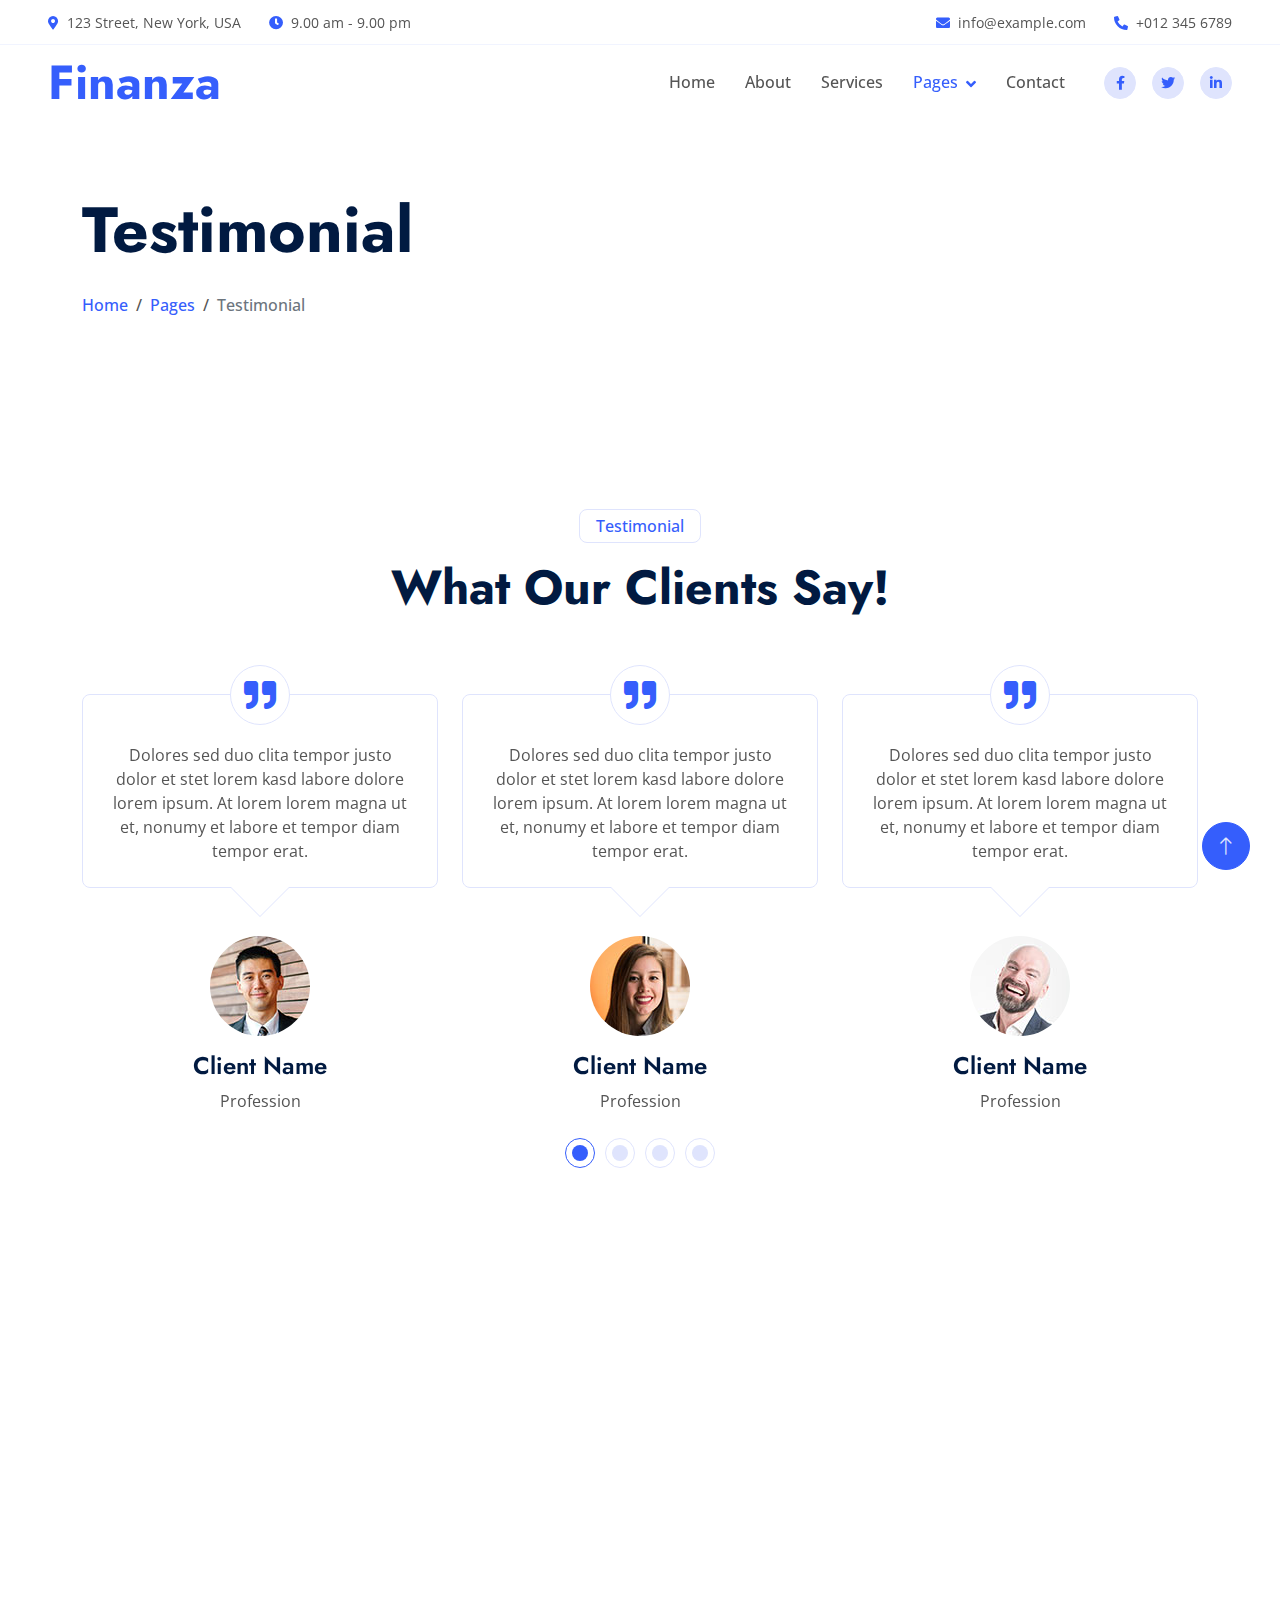
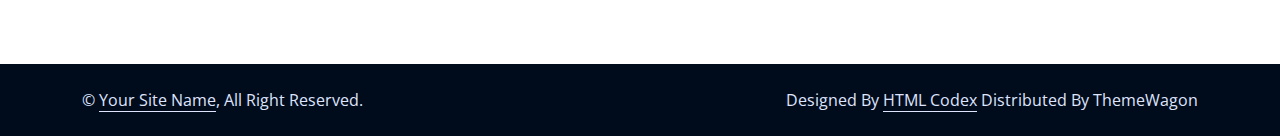
<file: testimonial.html>
<!DOCTYPE html>
<html lang="en">

<head>
    <meta charset="utf-8">
    <title>Finanza - Financial Services Website Template</title>
    <meta content="width=device-width, initial-scale=1.0" name="viewport">
    <meta content="" name="keywords">
    <meta content="" name="description">

    <!-- Favicon -->
    <link href="img/favicon.ico" rel="icon">

    <!-- Google Web Fonts -->
    <link rel="preconnect" href="https://fonts.googleapis.com">
    <link rel="preconnect" href="https://fonts.gstatic.com" crossorigin>
    <link
        href="https://fonts.googleapis.com/css2?family=Jost:wght@500;600;700&family=Open+Sans:wght@400;500&display=swap"
        rel="stylesheet">

    <!-- Icon Font Stylesheet -->
    <link href="https://cdnjs.cloudflare.com/ajax/libs/font-awesome/5.10.0/css/all.min.css" rel="stylesheet">
    <link href="https://cdn.jsdelivr.net/npm/bootstrap-icons@1.4.1/font/bootstrap-icons.css" rel="stylesheet">

    <!-- Libraries Stylesheet -->
    <link href="lib/animate/animate.min.css" rel="stylesheet">
    <link href="lib/owlcarousel/assets/owl.carousel.min.css" rel="stylesheet">

    <!-- Customized Bootstrap Stylesheet -->
    <link href="css/bootstrap.min.css" rel="stylesheet">

    <!-- Template Stylesheet -->
    <link href="css/style.css" rel="stylesheet">
</head>

<body>
    <!-- Spinner Start -->
    <div id="spinner"
        class="show bg-white position-fixed translate-middle w-100 vh-100 top-50 start-50 d-flex align-items-center justify-content-center">
        <div class="spinner-border text-primary" role="status" style="width: 3rem; height: 3rem;"></div>
    </div>
    <!-- Spinner End -->


    <!-- Navbar Start -->
    <div class="container-fluid fixed-top px-0 wow fadeIn" data-wow-delay="0.1s">
        <div class="top-bar row gx-0 align-items-center d-none d-lg-flex">
            <div class="col-lg-6 px-5 text-start">
                <small><i class="fa fa-map-marker-alt text-primary me-2"></i>123 Street, New York, USA</small>
                <small class="ms-4"><i class="fa fa-clock text-primary me-2"></i>9.00 am - 9.00 pm</small>
            </div>
            <div class="col-lg-6 px-5 text-end">
                <small><i class="fa fa-envelope text-primary me-2"></i>info@example.com</small>
                <small class="ms-4"><i class="fa fa-phone-alt text-primary me-2"></i>+012 345 6789</small>
            </div>
        </div>

        <nav class="navbar navbar-expand-lg navbar-light py-lg-0 px-lg-5 wow fadeIn" data-wow-delay="0.1s">
            <a href="index.html" class="navbar-brand ms-4 ms-lg-0">
                <h1 class="display-5 text-primary m-0">Finanza</h1>
            </a>
            <button type="button" class="navbar-toggler me-4" data-bs-toggle="collapse"
                data-bs-target="#navbarCollapse">
                <span class="navbar-toggler-icon"></span>
            </button>
            <div class="collapse navbar-collapse" id="navbarCollapse">
                <div class="navbar-nav ms-auto p-4 p-lg-0">
                    <a href="index.html" class="nav-item nav-link">Home</a>
                    <a href="about.html" class="nav-item nav-link">About</a>
                    <a href="service.html" class="nav-item nav-link">Services</a>
                    <div class="nav-item dropdown">
                        <a href="#" class="nav-link dropdown-toggle active" data-bs-toggle="dropdown">Pages</a>
                        <div class="dropdown-menu border-light m-0">
                            <a href="project.html" class="dropdown-item">Projects</a>
                            <a href="feature.html" class="dropdown-item">Features</a>
                            <a href="team.html" class="dropdown-item">Team Member</a>
                            <a href="testimonial.html" class="dropdown-item active">Testimonial</a>
                            <a href="404.html" class="dropdown-item">404 Page</a>
                        </div>
                    </div>
                    <a href="contact.html" class="nav-item nav-link">Contact</a>
                </div>
                <div class="d-none d-lg-flex ms-2">
                    <a class="btn btn-light btn-sm-square rounded-circle ms-3" href="">
                        <small class="fab fa-facebook-f text-primary"></small>
                    </a>
                    <a class="btn btn-light btn-sm-square rounded-circle ms-3" href="">
                        <small class="fab fa-twitter text-primary"></small>
                    </a>
                    <a class="btn btn-light btn-sm-square rounded-circle ms-3" href="">
                        <small class="fab fa-linkedin-in text-primary"></small>
                    </a>
                </div>
            </div>
        </nav>
    </div>
    <!-- Navbar End -->


    <!-- Page Header Start -->
    <div class="container-fluid page-header mb-5 wow fadeIn" data-wow-delay="0.1s">
        <div class="container">
            <h1 class="display-3 mb-4 animated slideInDown">Testimonial</h1>
            <nav aria-label="breadcrumb animated slideInDown">
                <ol class="breadcrumb mb-0">
                    <li class="breadcrumb-item"><a href="#">Home</a></li>
                    <li class="breadcrumb-item"><a href="#">Pages</a></li>
                    <li class="breadcrumb-item active" aria-current="page">Testimonial</li>
                </ol>
            </nav>
        </div>
    </div>
    <!-- Page Header End -->


    <!-- Testimonial Start -->
    <div class="container-xxl py-5">
        <div class="container">
            <div class="text-center mx-auto wow fadeInUp" data-wow-delay="0.1s" style="max-width: 600px;">
                <p class="d-inline-block border rounded text-primary fw-semi-bold py-1 px-3">Testimonial</p>
                <h1 class="display-5 mb-5">What Our Clients Say!</h1>
            </div>
            <div class="owl-carousel testimonial-carousel wow fadeInUp" data-wow-delay="0.3s">
                <div class="testimonial-item">
                    <div class="testimonial-text border rounded p-4 pt-5 mb-5">
                        <div class="btn-square bg-white border rounded-circle">
                            <i class="fa fa-quote-right fa-2x text-primary"></i>
                        </div>
                        Dolores sed duo clita tempor justo dolor et stet lorem kasd labore dolore lorem ipsum. At lorem
                        lorem magna ut et, nonumy et labore et tempor diam tempor erat.
                    </div>
                    <img class="rounded-circle mb-3" src="img/testimonial-1.jpg" alt="">
                    <h4>Client Name</h4>
                    <span>Profession</span>
                </div>
                <div class="testimonial-item">
                    <div class="testimonial-text border rounded p-4 pt-5 mb-5">
                        <div class="btn-square bg-white border rounded-circle">
                            <i class="fa fa-quote-right fa-2x text-primary"></i>
                        </div>
                        Dolores sed duo clita tempor justo dolor et stet lorem kasd labore dolore lorem ipsum. At lorem
                        lorem magna ut et, nonumy et labore et tempor diam tempor erat.
                    </div>
                    <img class="rounded-circle mb-3" src="img/testimonial-2.jpg" alt="">
                    <h4>Client Name</h4>
                    <span>Profession</span>
                </div>
                <div class="testimonial-item">
                    <div class="testimonial-text border rounded p-4 pt-5 mb-5">
                        <div class="btn-square bg-white border rounded-circle">
                            <i class="fa fa-quote-right fa-2x text-primary"></i>
                        </div>
                        Dolores sed duo clita tempor justo dolor et stet lorem kasd labore dolore lorem ipsum. At lorem
                        lorem magna ut et, nonumy et labore et tempor diam tempor erat.
                    </div>
                    <img class="rounded-circle mb-3" src="img/testimonial-3.jpg" alt="">
                    <h4>Client Name</h4>
                    <span>Profession</span>
                </div>
                <div class="testimonial-item">
                    <div class="testimonial-text border rounded p-4 pt-5 mb-5">
                        <div class="btn-square bg-white border rounded-circle">
                            <i class="fa fa-quote-right fa-2x text-primary"></i>
                        </div>
                        Dolores sed duo clita tempor justo dolor et stet lorem kasd labore dolore lorem ipsum. At lorem
                        lorem magna ut et, nonumy et labore et tempor diam tempor erat.
                    </div>
                    <img class="rounded-circle mb-3" src="img/testimonial-4.jpg" alt="">
                    <h4>Client Name</h4>
                    <span>Profession</span>
                </div>
            </div>
        </div>
    </div>
    <!-- Testimonial End -->


    <!-- Footer Start -->
    <div class="container-fluid bg-dark text-light footer mt-5 py-5 wow fadeIn" data-wow-delay="0.1s">
        <div class="container py-5">
            <div class="row g-5">
                <div class="col-lg-3 col-md-6">
                    <h4 class="text-white mb-4">Our Office</h4>
                    <p class="mb-2"><i class="fa fa-map-marker-alt me-3"></i>123 Street, New York, USA</p>
                    <p class="mb-2"><i class="fa fa-phone-alt me-3"></i>+012 345 67890</p>
                    <p class="mb-2"><i class="fa fa-envelope me-3"></i>info@example.com</p>
                    <div class="d-flex pt-2">
                        <a class="btn btn-square btn-outline-light rounded-circle me-2" href=""><i
                                class="fab fa-twitter"></i></a>
                        <a class="btn btn-square btn-outline-light rounded-circle me-2" href=""><i
                                class="fab fa-facebook-f"></i></a>
                        <a class="btn btn-square btn-outline-light rounded-circle me-2" href=""><i
                                class="fab fa-youtube"></i></a>
                        <a class="btn btn-square btn-outline-light rounded-circle me-2" href=""><i
                                class="fab fa-linkedin-in"></i></a>
                    </div>
                </div>
                <div class="col-lg-3 col-md-6">
                    <h4 class="text-white mb-4">Services</h4>
                    <a class="btn btn-link" href="">Financial Planning</a>
                    <a class="btn btn-link" href="">Cash Investment</a>
                    <a class="btn btn-link" href="">Financial Consultancy</a>
                    <a class="btn btn-link" href="">Business Loans</a>
                    <a class="btn btn-link" href="">Business Analysis</a>
                </div>
                <div class="col-lg-3 col-md-6">
                    <h4 class="text-white mb-4">Quick Links</h4>
                    <a class="btn btn-link" href="">About Us</a>
                    <a class="btn btn-link" href="">Contact Us</a>
                    <a class="btn btn-link" href="">Our Services</a>
                    <a class="btn btn-link" href="">Terms & Condition</a>
                    <a class="btn btn-link" href="">Support</a>
                </div>
                <div class="col-lg-3 col-md-6">
                    <h4 class="text-white mb-4">Newsletter</h4>
                    <p>Dolor amet sit justo amet elitr clita ipsum elitr est.</p>
                    <div class="position-relative w-100">
                        <input class="form-control bg-white border-0 w-100 py-3 ps-4 pe-5" type="text"
                            placeholder="Your email">
                        <button type="button"
                            class="btn btn-primary py-2 position-absolute top-0 end-0 mt-2 me-2">SignUp</button>
                    </div>
                </div>
            </div>
        </div>
    </div>
    <!-- Footer End -->


    <!-- Copyright Start -->
    <div class="container-fluid copyright py-4">
        <div class="container">
            <div class="row">
                <div class="col-md-6 text-center text-md-start mb-3 mb-md-0">
                    &copy; <a class="border-bottom" href="#">Your Site Name</a>, All Right Reserved.
                </div>
                <div class="col-md-6 text-center text-md-end">
                    <!--/*** This template is free as long as you keep the footer author’s credit link/attribution link/backlink. If you'd like to use the template without the footer author’s credit link/attribution link/backlink, you can purchase the Credit Removal License from "https://htmlcodex.com/credit-removal". Thank you for your support. ***/-->
                    Designed By <a class="border-bottom" href="https://htmlcodex.com">HTML Codex</a> Distributed By <a
                        href="https://themewagon.com">ThemeWagon</a>
                </div>
            </div>
        </div>
    </div>
    <!-- Copyright End -->


    <!-- Back to Top -->
    <a href="#" class="btn btn-lg btn-primary btn-lg-square rounded-circle back-to-top"><i
            class="bi bi-arrow-up"></i></a>


    <!-- JavaScript Libraries -->
    <script src="https://code.jquery.com/jquery-3.4.1.min.js"></script>
    <script src="https://cdn.jsdelivr.net/npm/bootstrap@5.0.0/dist/js/bootstrap.bundle.min.js"></script>
    <script src="lib/wow/wow.min.js"></script>
    <script src="lib/easing/easing.min.js"></script>
    <script src="lib/waypoints/waypoints.min.js"></script>
    <script src="lib/owlcarousel/owl.carousel.min.js"></script>
    <script src="lib/counterup/counterup.min.js"></script>

    <!-- Template Javascript -->
    <script src="js/main.js"></script>
</body>

</html>
</file>
<file: css/style.css>
/********** Template CSS **********/
:root {
    --primary: #355EFC;
    --secondary: #E93C05;
    --tertiary: #555555;
    --light: #DFE4FD;
    --dark: #011A41;
}

.back-to-top {
    position: fixed;
    display: none;
    right: 30px;
    bottom: 30px;
    z-index: 99;
}

h1,
.h1,
h2,
.h2,
.fw-bold {
    font-weight: 700 !important;
}

h3,
.h3,
h4,
.h4,
.fw-medium {
    font-weight: 600 !important;
}

h5,
.h5,
h6,
.h6,
.fw-semi-bold {
    font-weight: 500 !important;
}


/*** Spinner ***/
#spinner {
    opacity: 0;
    visibility: hidden;
    transition: opacity .5s ease-out, visibility 0s linear .5s;
    z-index: 99999;
}

#spinner.show {
    transition: opacity .5s ease-out, visibility 0s linear 0s;
    visibility: visible;
    opacity: 1;
}


/*** Button ***/
.btn {
    transition: .5s;
    font-weight: 500;
}

.btn-primary,
.btn-outline-primary:hover {
    color: var(--light);
}

.btn-square {
    width: 38px;
    height: 38px;
}

.btn-sm-square {
    width: 32px;
    height: 32px;
}

.btn-lg-square {
    width: 48px;
    height: 48px;
}

.btn-square,
.btn-sm-square,
.btn-lg-square {
    padding: 0;
    display: flex;
    align-items: center;
    justify-content: center;
    font-weight: normal;
}


/*** Navbar ***/
.fixed-top {
    transition: .5s;
}

.top-bar {
    height: 45px;
    border-bottom: 1px solid rgba(53, 94, 252, .07);
}

.navbar .dropdown-toggle::after {
    border: none;
    content: "\f107";
    font-family: "Font Awesome 5 Free";
    font-weight: 900;
    vertical-align: middle;
    margin-left: 8px;
}

.navbar .navbar-nav .nav-link {
    padding: 25px 15px;
    color: var(--tertiary);
    font-weight: 500;
    outline: none;
}

.navbar .navbar-nav .nav-link:hover,
.navbar .navbar-nav .nav-link.active {
    color: var(--primary);
}

@media (max-width: 991.98px) {
    .navbar .navbar-nav {
        margin-top: 10px;
        border-top: 1px solid rgba(0, 0, 0, .07);
        background: #FFFFFF;
    }

    .navbar .navbar-nav .nav-link {
        padding: 10px 0;
    }
}

@media (min-width: 992px) {
    .navbar .nav-item .dropdown-menu {
        display: block;
        visibility: hidden;
        top: 100%;
        transform: rotateX(-75deg);
        transform-origin: 0% 0%;
        transition: .5s;
        opacity: 0;
    }

    .navbar .nav-item:hover .dropdown-menu {
        transform: rotateX(0deg);
        visibility: visible;
        transition: .5s;
        opacity: 1;
    }
}


/*** Header ***/
.carousel-caption {
    top: 0;
    left: 0;
    right: 0;
    bottom: 0;
    display: flex;
    align-items: center;
    justify-content: center;
    text-align: start;
    z-index: 1;
}

.carousel-control-prev,
.carousel-control-next {
    width: 3rem;
}

.carousel-control-prev-icon,
.carousel-control-next-icon {
    width: 3rem;
    height: 3rem;
    background-color: var(--primary);
    border: 10px solid var(--primary);
}

.carousel-control-prev-icon {
    border-radius: 0 3rem 3rem 0;
}

.carousel-control-next-icon {
    border-radius: 3rem 0 0 3rem;
}

@media (max-width: 768px) {
    #header-carousel .carousel-item {
        position: relative;
        min-height: 450px;
    }
    
    #header-carousel .carousel-item img {
        position: absolute;
        width: 100%;
        height: 100%;
        object-fit: cover;
    }
}

.page-header {
    padding-top: 12rem;
    padding-bottom: 6rem;
    background: url(https://images.vexels.com/media/users/3/145258/raw/34c0da699da0478a4086d0760f376b2c-fondo-blanco-ondulado-minimalista.jpg) top left no-repeat;
    background-size: cover;
}

.page-header .breadcrumb-item,
.page-header .breadcrumb-item a {
    font-weight: 500;
}

.page-header .breadcrumb-item+.breadcrumb-item::before {
    color: var(--tertiary);
}


/*** Facts ***/
.facts {
    background: linear-gradient(rgba(53, 94, 252, .95), rgba(53, 94, 252, .95)), url(../img/bg.png);
}


/*** Callback ***/
.callback {
    position: relative;
}

.callback::before {
    position: absolute;
    content: "";
    width: 100%;
    height: 50%;
    top: 0;
    left: 0;
    background: linear-gradient(rgba(53, 94, 252, .95), rgba(53, 94, 252, .95)), url(../img/bg.png);
    z-index: -1;
}


/*** Feature ***/
.feature .feature-box,
.feature .feature-box * {
    transition: .5s;
}

.feature .feature-box:hover {
    background: var(--primary);
    border-color: var(--primary) !important;
}

.feature .feature-box:hover * {
    color: #FFFFFF !important;
}


/*** Service ***/
.service .nav .nav-link {
    transition: .5s;
}

.service .nav .nav-link.active {
    border-color: var(--primary) !important;
    background: var(--primary);
}

.service .nav .nav-link.active h5 {
    color: #FFFFFF !important;
}

.service .nav .nav-link.active h5 i {
    color: #FFFFFF !important;
}


/*** Project ***/
.project-item,
.project-item .project-img {
    position: relative;
}

.project-item .project-img a {
    position: absolute;
    width: 100%;
    height: 100%;
    top: 0;
    left: 0;
    background: rgba(255, 255, 255, .5);
    display: flex;
    align-items: center;
    justify-content: center;
    border-radius: 8px;
    opacity: 0;
    transition: .5s;
}

.project-item:hover .project-img a {
    opacity: 1;
}

.project-item .project-title {
    position: absolute;
    top: 3rem;
    right: 0;
    bottom: 0;
    left: 3rem;
    border: 1px solid var(--light);
    border-radius: 8px;
    display: flex;
    align-items: flex-end;
    padding: 18px;
    z-index: -1;
    transition: .5s;
}

.project-item:hover .project-title {
    background: var(--primary);
    border-color: var(--primary);
}

.project-item .project-title h4 {
    transition: .5s;
}

.project-item:hover .project-title h4 {
    color: #FFFFFF;
}

.project-carousel .owl-nav {
    margin-top: 25px;
    display: flex;
    justify-content: center;
}

.project-carousel .owl-nav .owl-prev,
.project-carousel .owl-nav .owl-next {
    margin: 0 12px;
    width: 45px;
    height: 45px;
    display: flex;
    align-items: center;
    justify-content: center;
    color: var(--primary);
    background: var(--light);
    border-radius: 45px;
    font-size: 22px;
    transition: .5s;
}

.project-carousel .owl-nav .owl-prev:hover,
.project-carousel .owl-nav .owl-next:hover {
    background: var(--primary);
    color: var(--light);
}


/*** Team ***/
.team-item {
    position: relative;
    padding: 4rem 0;
}

.team-item img {
    position: relative;
    z-index: 2;
}

.team-item .team-text {
    position: absolute;
    top: 0;
    right: 3rem;
    bottom: 0;
    left: 3rem;
    padding: 15px;
    border: 1px solid var(--light);
    border-radius: 8px;
    display: flex;
    flex-direction: column;
    align-items: center;
    justify-content: space-between;
    transition: .5s;
    z-index: 1;
}

.team-item:hover .team-text {
    background: var(--primary);
    border-color: var(--primary);
}

.team-item .team-text h4 {
    transition: .5s;
}

.team-item:hover .team-text h4 {
    color: #FFFFFF;
}

.team-item .team-social .btn {
    background: var(--light);
    color: var(--primary);
}

.team-item:hover .team-social .btn {
    background: #FFFFFF;
}

.team-item .team-social .btn:hover {
    background: var(--primary);
    color: var(--light);
}


/*** Testimonial ***/
.testimonial-item {
    position: relative;
    text-align: center;
    padding-top: 30px;
}

.testimonial-item .testimonial-text {
    position: relative;
    text-align: center;
}

.testimonial-item .testimonial-text .btn-square {
    position: absolute;
    width: 60px;
    height: 60px;
    top: -30px;
    left: 50%;
    transform: translateX(-50%);
}

.testimonial-item .testimonial-text::before {
    position: absolute;
    content: "";
    bottom: -60px;
    left: 50%;
    transform: translateX(-50%);
    border: 30px solid;
    border-color: var(--light) transparent transparent transparent;
}

.testimonial-item .testimonial-text::after {
    position: absolute;
    content: "";
    bottom: -59px;
    left: 50%;
    transform: translateX(-50%);
    border: 30px solid;
    border-color: #FFFFFF transparent transparent transparent;
}

.testimonial-carousel .owl-item img {
    margin: 0 auto;
    width: 100px;
    height: 100px;
}

.testimonial-carousel .owl-dots {
    margin-top: 25px;
    display: flex;
    align-items: flex-end;
    justify-content: center;
}

.testimonial-carousel .owl-dot {
    position: relative;
    display: inline-block;
    margin: 0 5px;
    width: 30px;
    height: 30px;
    border: 1px solid var(--light);
    border-radius: 30px;
    transition: .5s;
}

.testimonial-carousel .owl-dot::after {
    position: absolute;
    content: "";
    width: 16px;
    height: 16px;
    top: 6px;
    left: 6px;
    border-radius: 16px;
    background: var(--light);
    transition: .5s;
}

.testimonial-carousel .owl-dot.active {
    border-color: var(--primary);
}

.testimonial-carousel .owl-dot.active::after {
    background: var(--primary);
}


/*** Footer ***/
.footer .btn.btn-link {
    display: block;
    margin-bottom: 5px;
    padding: 0;
    text-align: left;
    color: var(--light);
    font-weight: normal;
    text-transform: capitalize;
    transition: .3s;
}

.footer .btn.btn-link::before {
    position: relative;
    content: "\f105";
    font-family: "Font Awesome 5 Free";
    font-weight: 900;
    margin-right: 10px;
}

.footer .btn.btn-link:hover {
    color: var(--primary);
    letter-spacing: 1px;
    box-shadow: none;
}

.copyright {
    color: var(--light);
    background: #000B1C;
}

.copyright a {
    color: var(--light);
}

.copyright a:hover {
    color: var(--primary);
}
</file>
